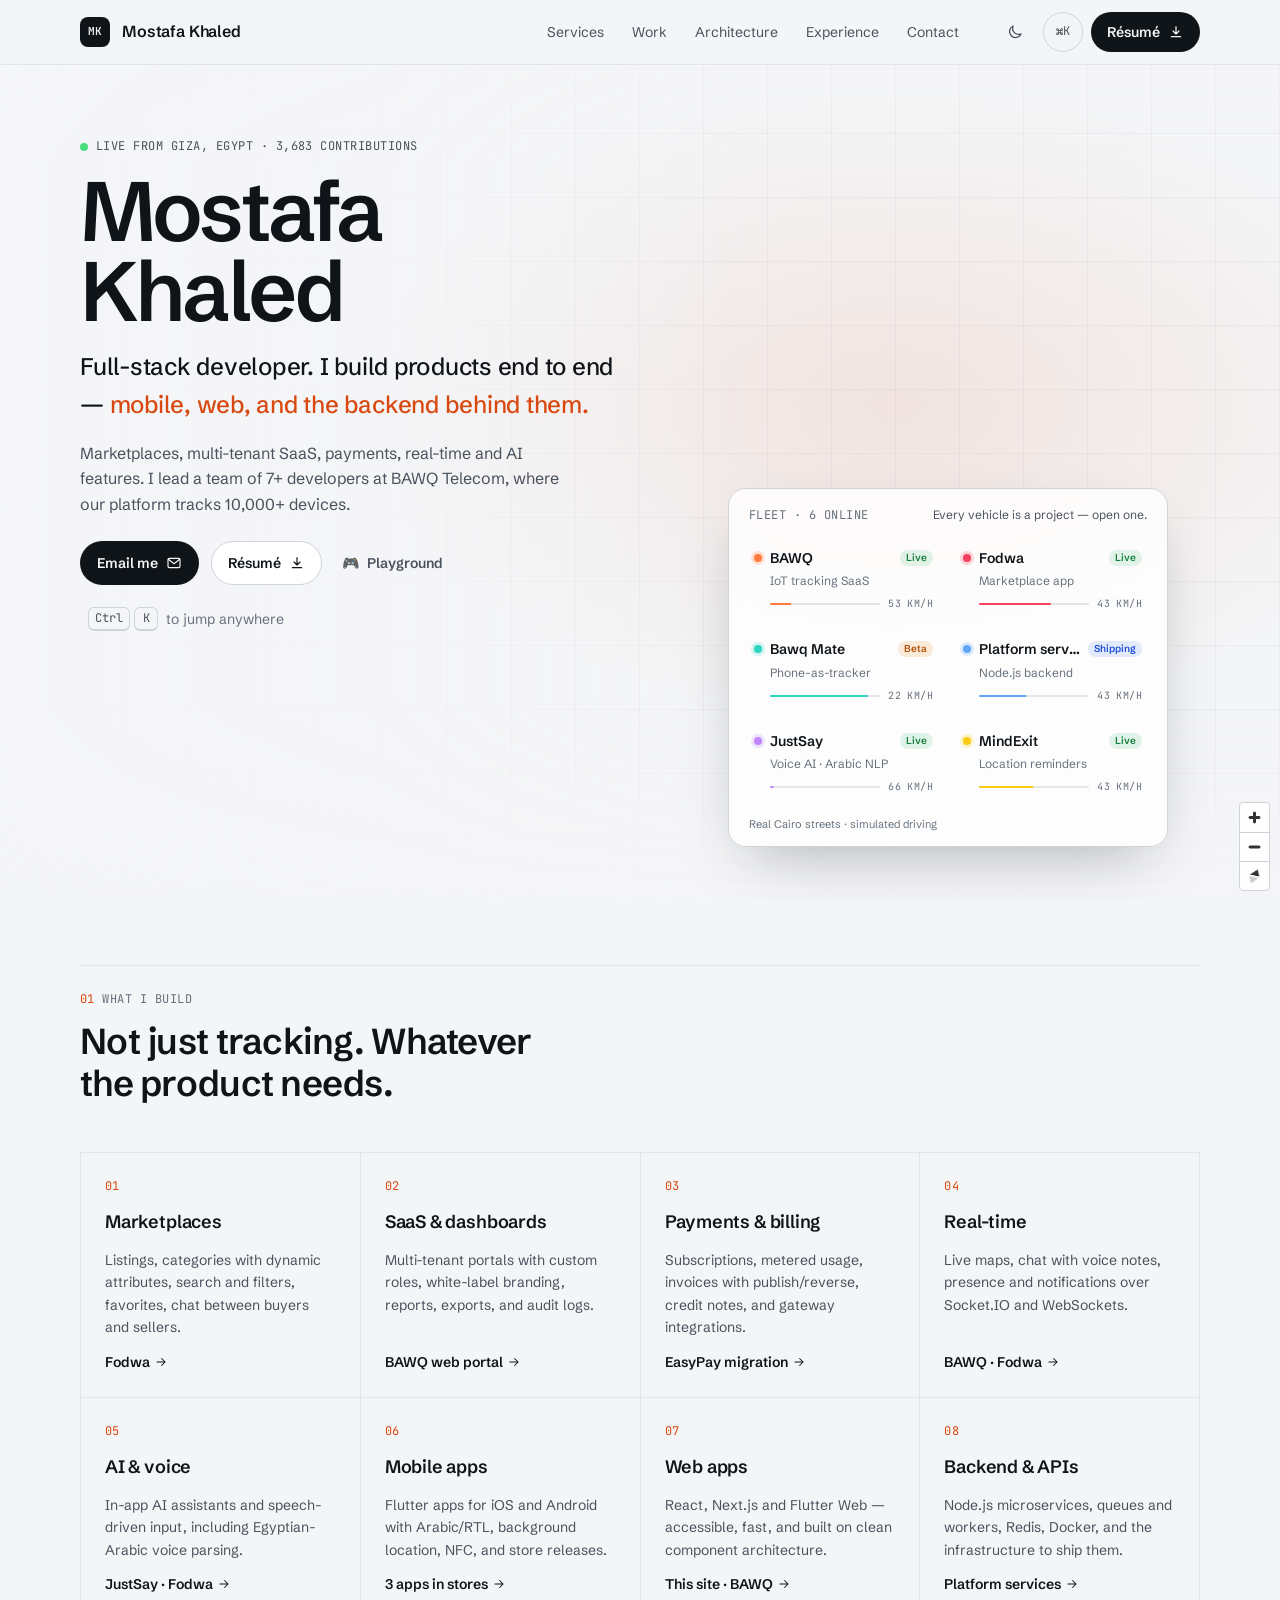
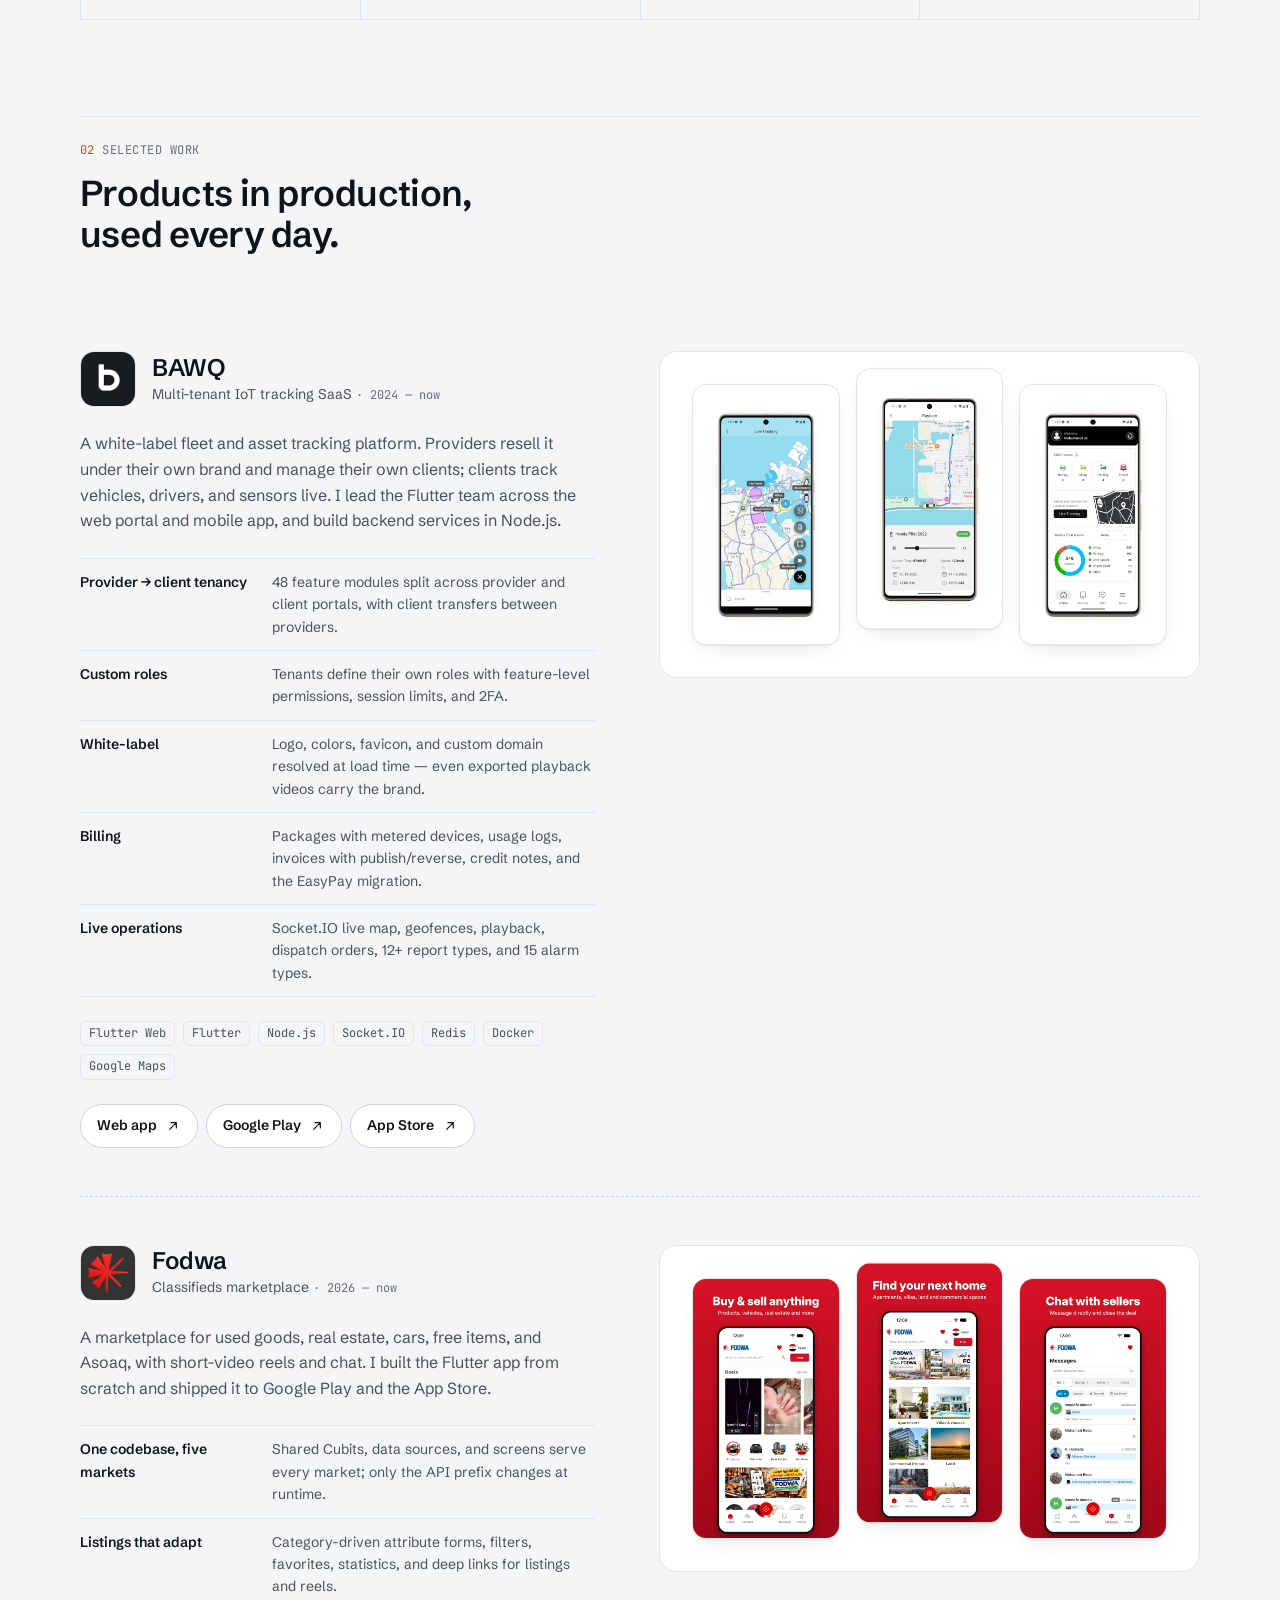
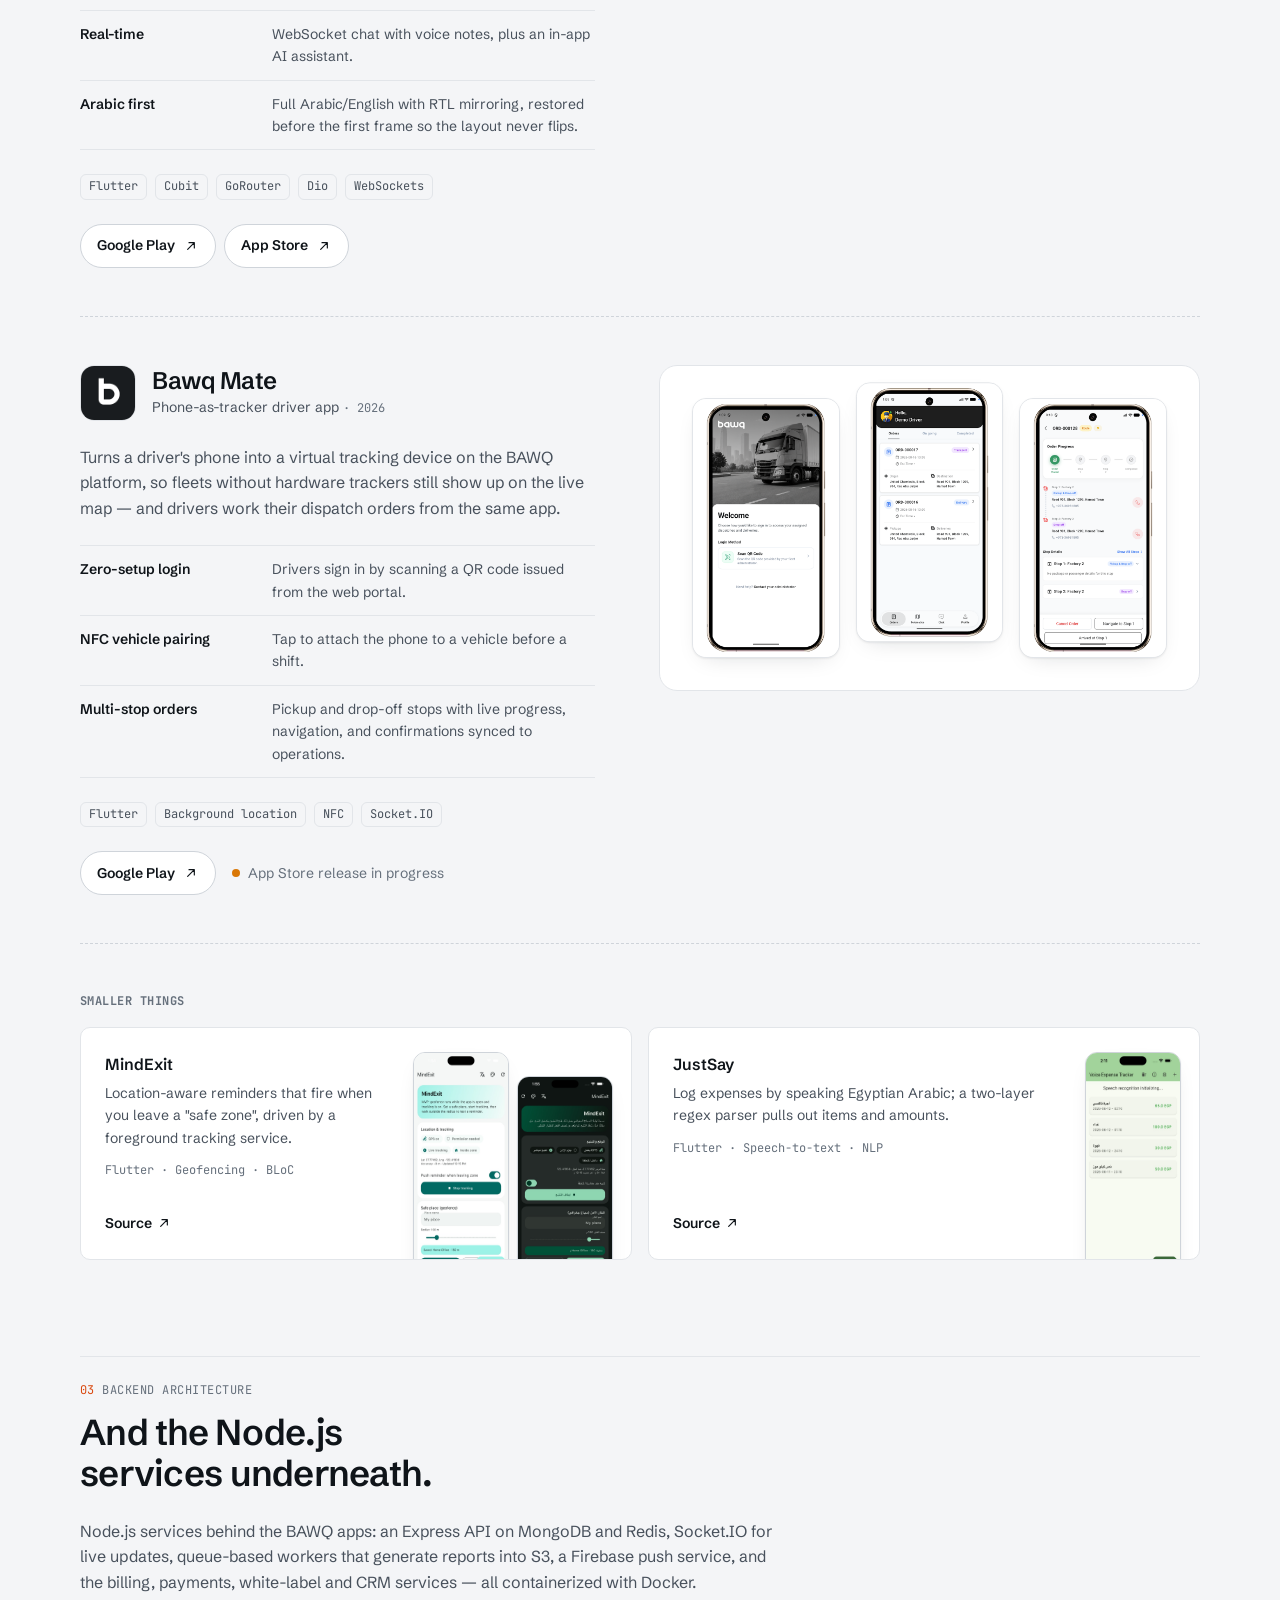
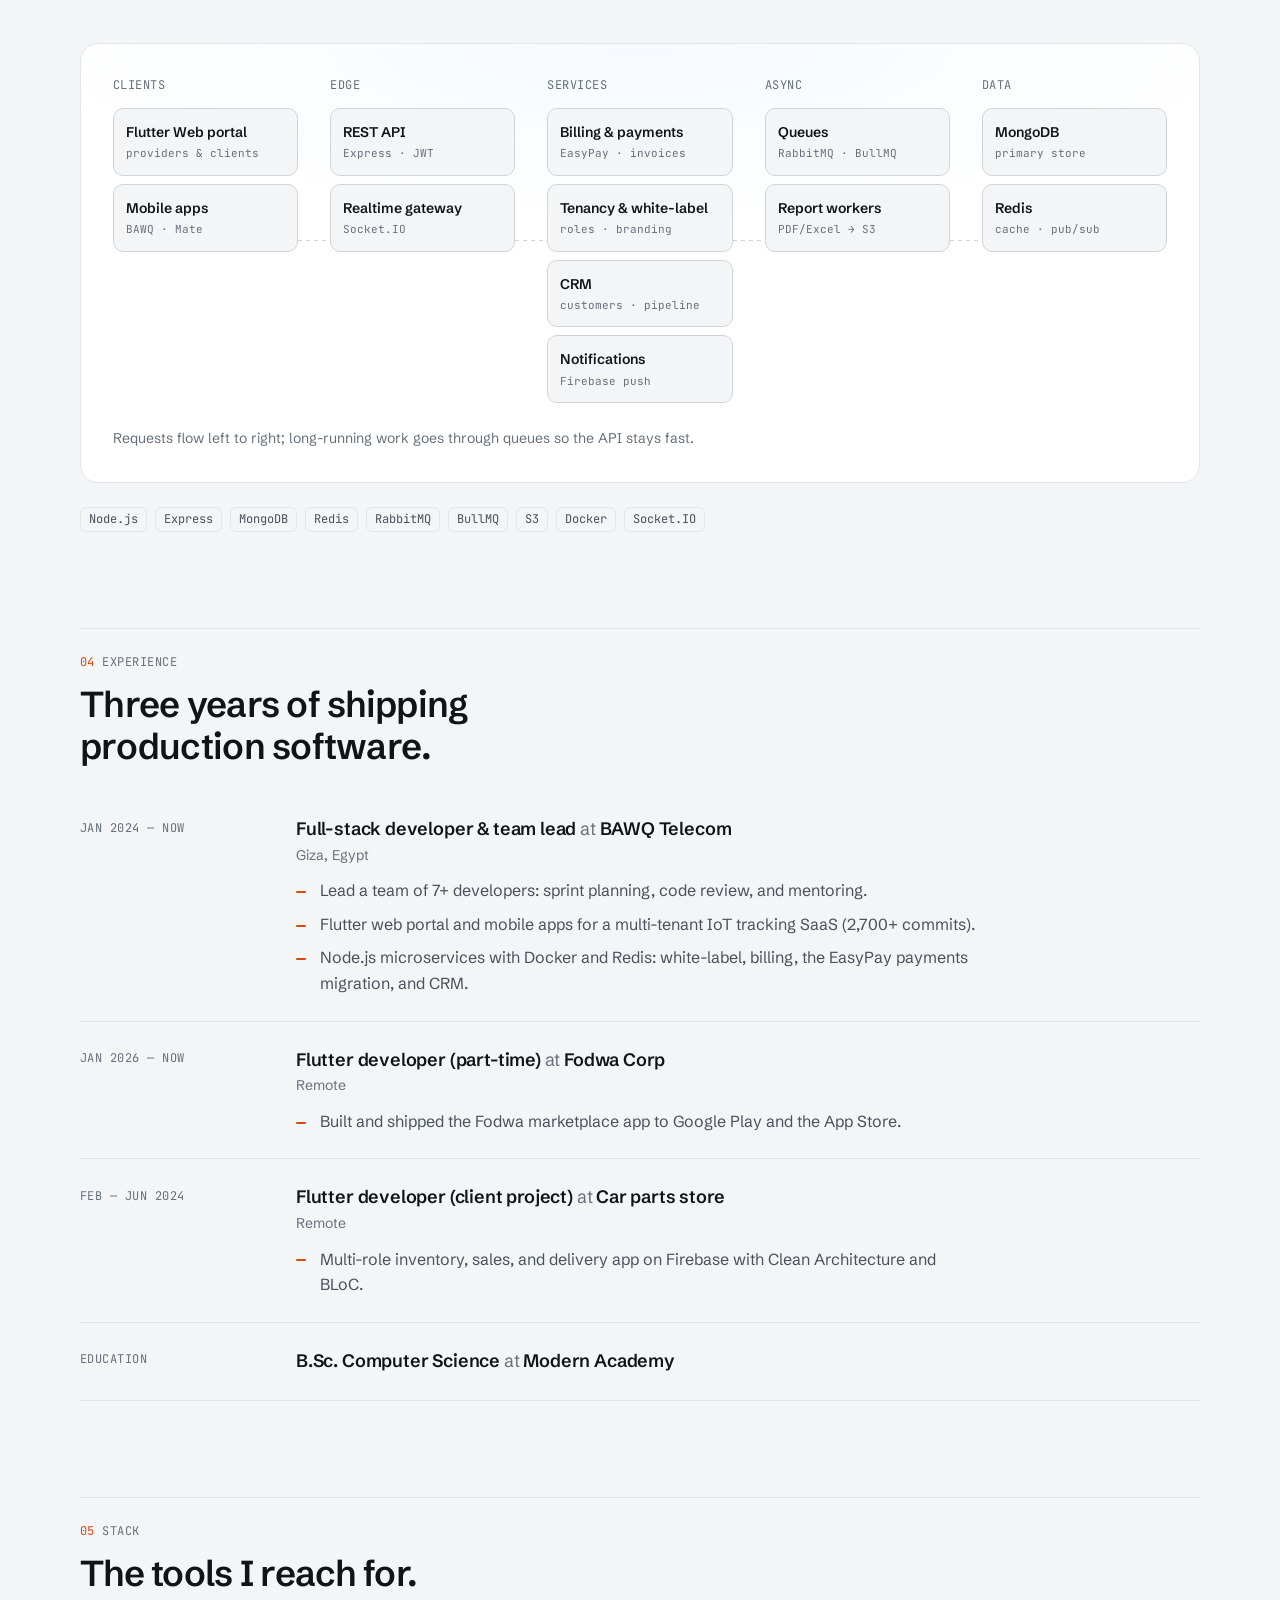
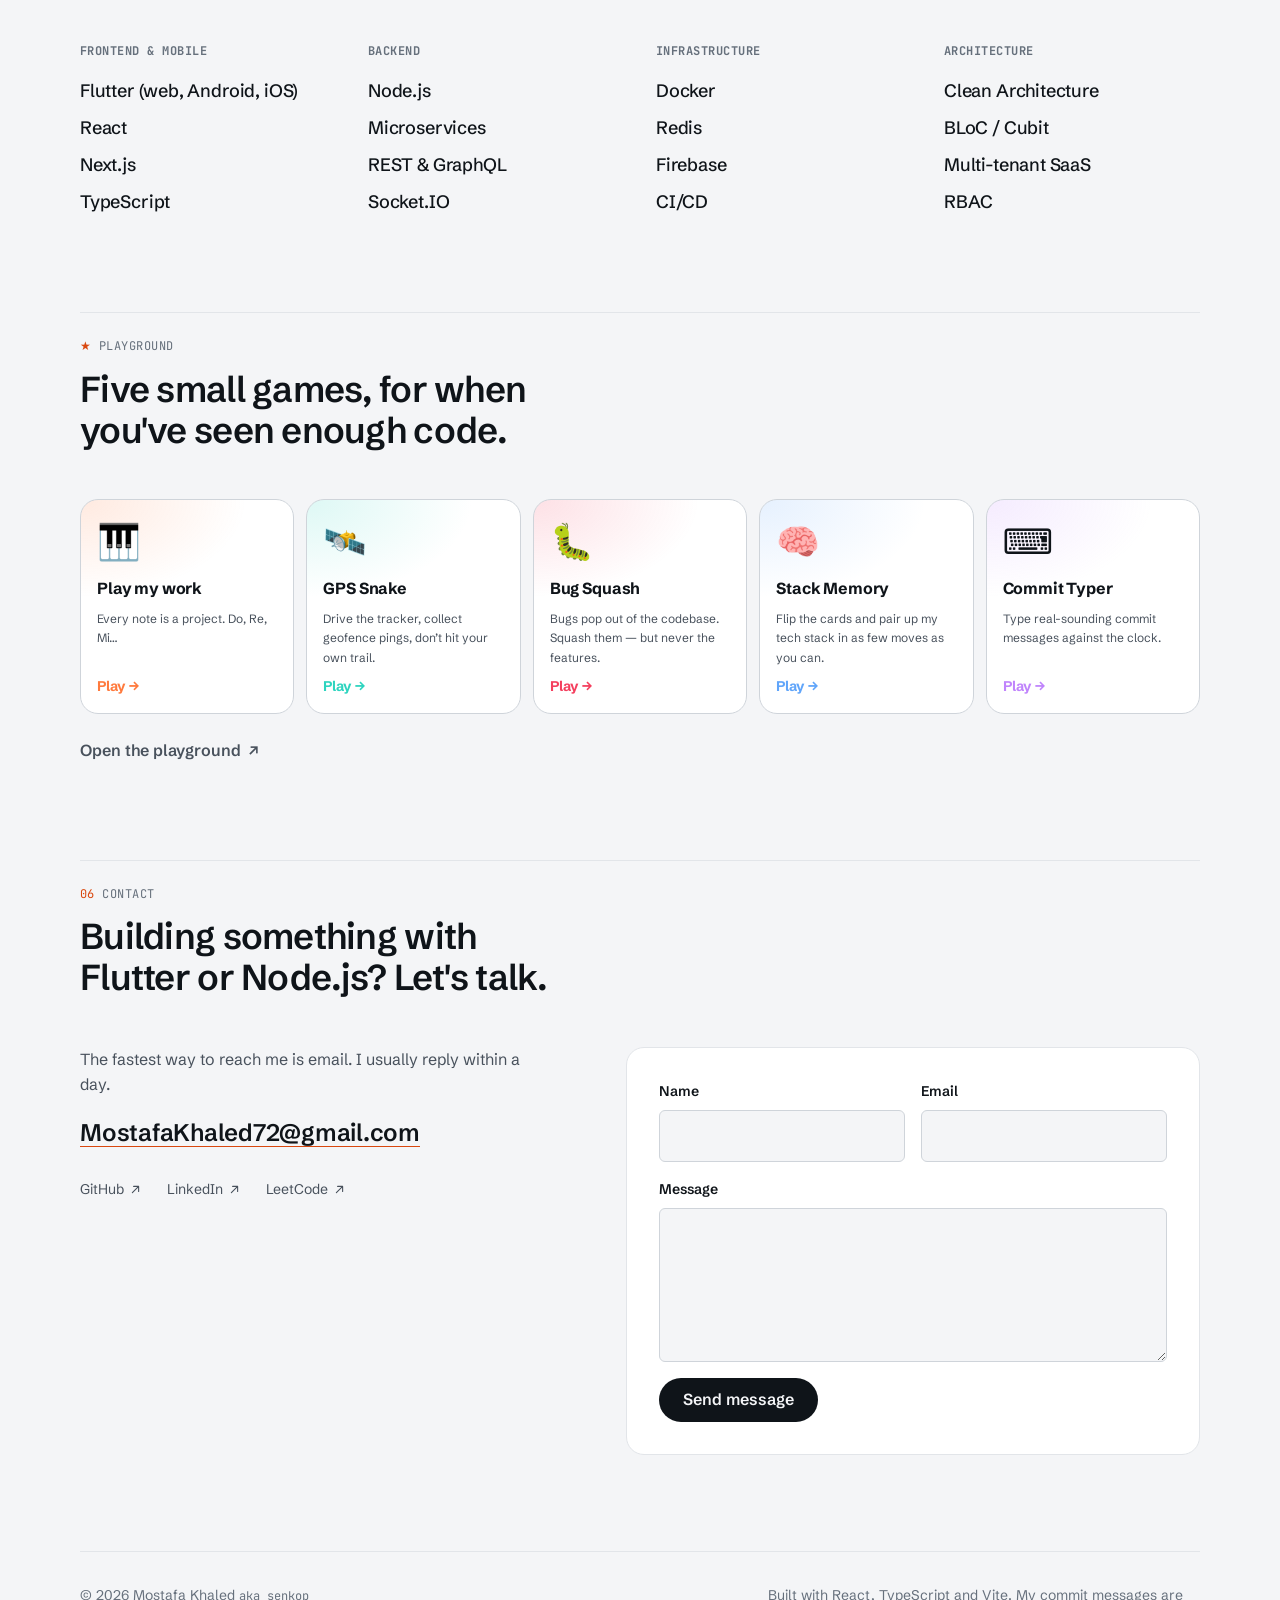
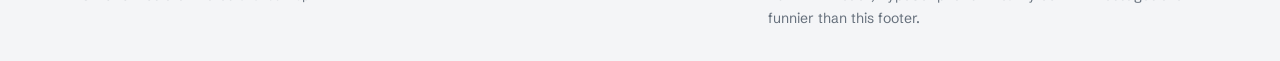
<file: index.html>
<!doctype html>
<html lang="en">
  <head>
    <meta charset="UTF-8" />
    <meta name="viewport" content="width=device-width, initial-scale=1.0" />
    <title>Mostafa Khaled — Full-stack developer (Flutter &amp; Node.js)</title>
    <meta
      name="description"
      content="Full-stack developer and team lead in Giza, Egypt. I build a multi-tenant IoT tracking platform at BAWQ and shipped the Fodwa marketplace app — Flutter, React and Node.js."
    />
    <meta name="author" content="Mostafa Khaled" />
    <link rel="canonical" href="https://senkop.github.io/" />
    <link rel="icon" href="/favicon.svg" type="image/svg+xml" />

    <meta property="og:type" content="website" />
    <meta property="og:url" content="https://senkop.github.io/" />
    <meta property="og:title" content="Mostafa Khaled — Full-stack developer (Flutter & Node.js)" />
    <meta
      property="og:description"
      content="Team lead on a multi-tenant IoT tracking platform tracking 10,000+ devices. Flutter, React and Node.js."
    />
    <meta property="og:image" content="https://senkop.github.io/og.png" />
    <meta name="twitter:card" content="summary_large_image" />

    <meta name="theme-color" content="#0b0d10" />

    <!-- Resolve the theme before first paint (saved choice, else the OS) so nothing flashes -->
    <script>
      try {
        var t = localStorage.getItem('theme')
        if (t !== 'light' && t !== 'dark') t = matchMedia('(prefers-color-scheme: dark)').matches ? 'dark' : 'light'
        document.documentElement.dataset.theme = t
      } catch (e) {
        document.documentElement.dataset.theme = 'dark'
      }
    </script>
    <link rel="preconnect" href="https://tiles.openfreemap.org" crossorigin />

    <link rel="preconnect" href="https://fonts.googleapis.com" />
    <link rel="preconnect" href="https://fonts.gstatic.com" crossorigin />
    <link
      href="https://fonts.googleapis.com/css2?family=JetBrains+Mono:wght@400;500&family=Schibsted+Grotesk:wght@400;500;600;700&display=swap"
      rel="stylesheet"
    />
    <script type="module" crossorigin src="/assets/main-DgZv0txb.js"></script>
    <link rel="modulepreload" crossorigin href="/assets/global-CWDZLnIo.js">
    <link rel="modulepreload" crossorigin href="/assets/usePrefersReducedMotion-Cm4_1vrX.js">
    <link rel="stylesheet" crossorigin href="/assets/global-CFKwLc1b.css">
    <link rel="stylesheet" crossorigin href="/assets/usePrefersReducedMotion-D9v0d-Wf.css">
    <link rel="stylesheet" crossorigin href="/assets/main-cYU4qYbq.css">
  </head>
  <body>
    <noscript>This site needs JavaScript. You can reach me at MostafaKhaled72@gmail.com.</noscript>
    <div id="root"></div>
  </body>
</html>
</file>
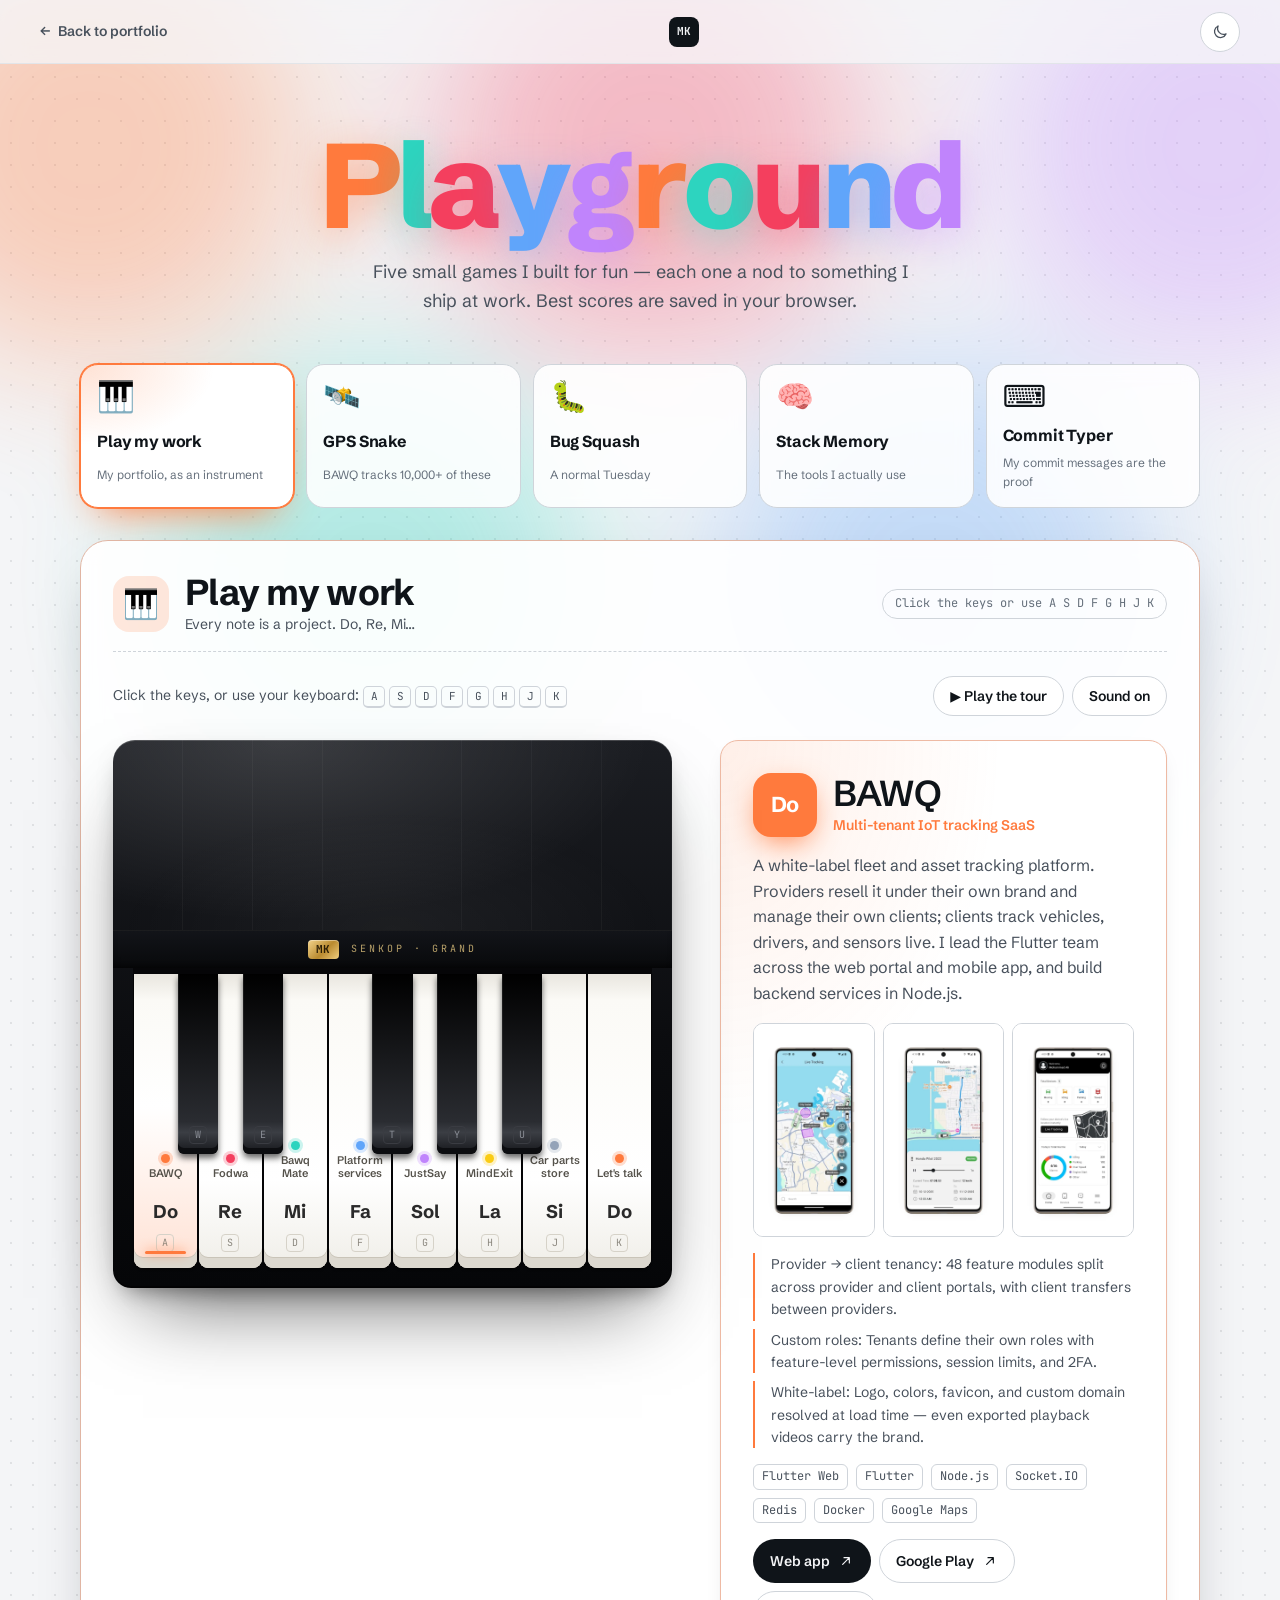
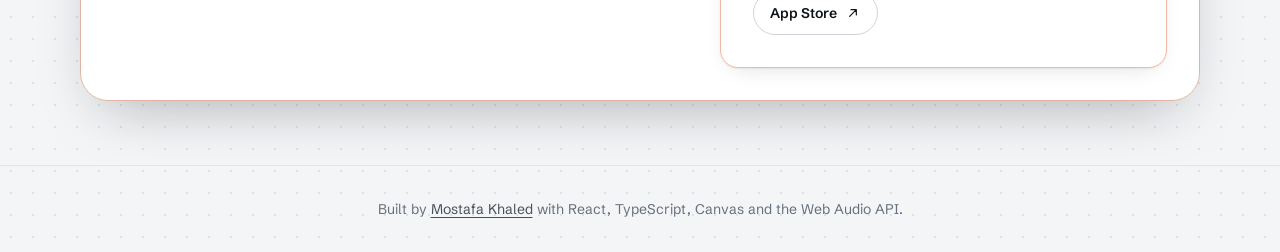
<file: playground/index.html>
<!doctype html>
<html lang="en">
  <head>
    <meta charset="UTF-8" />
    <meta name="viewport" content="width=device-width, initial-scale=1.0" />
    <title>Playground — Mostafa Khaled</title>
    <meta
      name="description"
      content="Five small games by Mostafa Khaled: play my work on a piano, GPS Snake, Bug Squash, Stack Memory and Commit Typer."
    />
    <link rel="canonical" href="https://senkop.github.io/playground/" />
    <link rel="icon" href="/favicon.svg" type="image/svg+xml" />
    <meta property="og:type" content="website" />
    <meta property="og:url" content="https://senkop.github.io/playground/" />
    <meta property="og:title" content="Playground — Mostafa Khaled" />
    <meta property="og:description" content="Five small games, each a nod to something I build at work." />
    <meta property="og:image" content="https://senkop.github.io/og.png" />
    <meta name="theme-color" content="#0b0d10" />

    <!-- Resolve the theme before first paint (saved choice, else the OS) so nothing flashes -->
    <script>
      try {
        var t = localStorage.getItem('theme')
        if (t !== 'light' && t !== 'dark') t = matchMedia('(prefers-color-scheme: dark)').matches ? 'dark' : 'light'
        document.documentElement.dataset.theme = t
      } catch (e) {
        document.documentElement.dataset.theme = 'dark'
      }
    </script>

    <link rel="preconnect" href="https://fonts.googleapis.com" />
    <link rel="preconnect" href="https://fonts.gstatic.com" crossorigin />
    <link
      href="https://fonts.googleapis.com/css2?family=JetBrains+Mono:wght@400;500;700&family=Schibsted+Grotesk:wght@400;500;600;700;800&display=swap"
      rel="stylesheet"
    />
    <script type="module" crossorigin src="/assets/playground-BzVqKN6i.js"></script>
    <link rel="modulepreload" crossorigin href="/assets/global-CWDZLnIo.js">
    <link rel="stylesheet" crossorigin href="/assets/global-CFKwLc1b.css">
    <link rel="stylesheet" crossorigin href="/assets/playground-CMXTn0k_.css">
  </head>
  <body>
    <noscript>The playground needs JavaScript.</noscript>
    <div id="root"></div>
  </body>
</html>
</file>
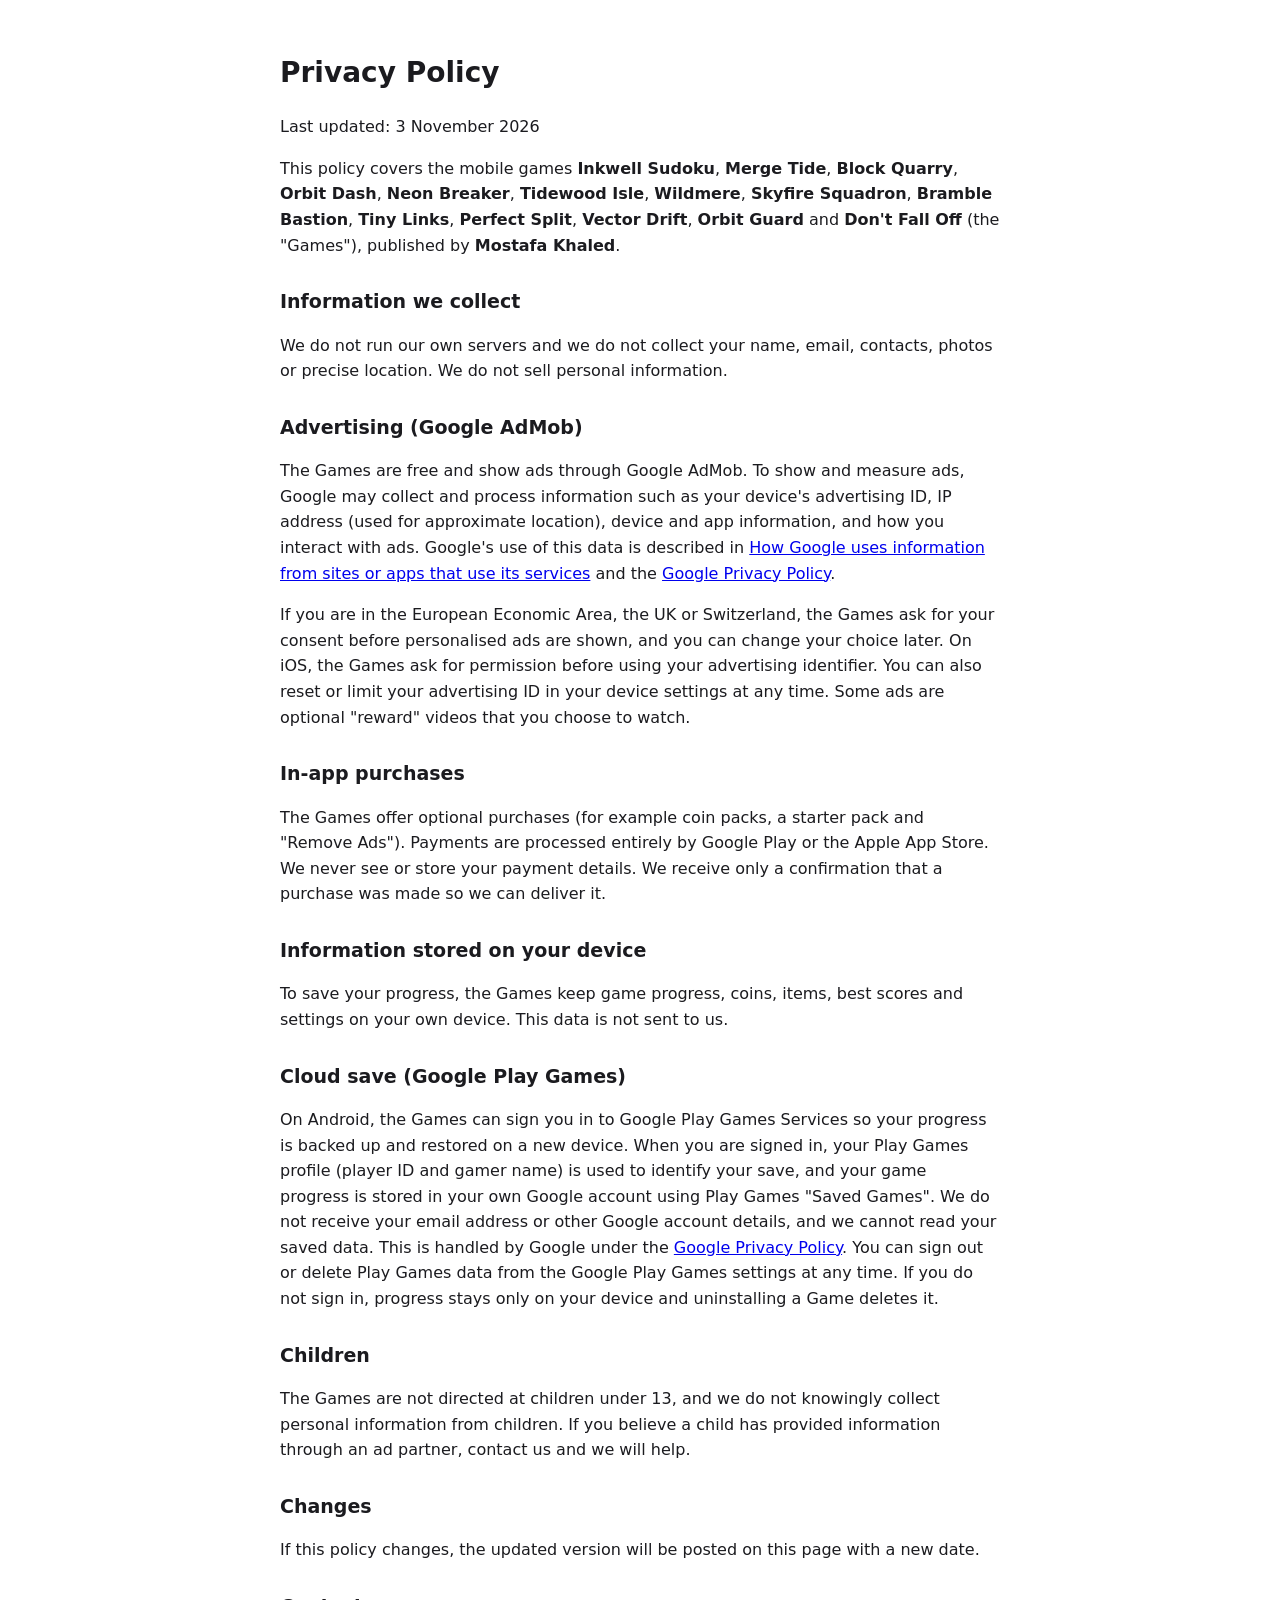
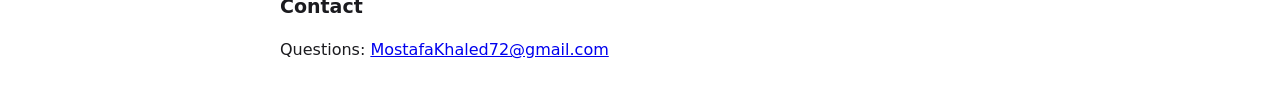
<file: games/privacy.html>
<!doctype html>
<html lang="en">
<head>
<meta charset="utf-8">
<meta name="viewport" content="width=device-width,initial-scale=1">
<title>Privacy Policy · Mostafa Khaled Games</title>
<style>
body{font-family:system-ui,-apple-system,"Segoe UI",Roboto,sans-serif;max-width:720px;margin:0 auto;padding:32px 20px;line-height:1.6;color:#1b1b1f;background:#fff}
h1{font-size:28px}h2{font-size:19px;margin-top:28px}
@media (prefers-color-scheme:dark){body{background:#111;color:#eee}}
</style>
</head>
<body>
<h1>Privacy Policy</h1>
<p>Last updated: 3 November 2026</p>
<p>This policy covers the mobile games <strong>Inkwell Sudoku</strong>, <strong>Merge Tide</strong>, <strong>Block Quarry</strong>, <strong>Orbit Dash</strong>, <strong>Neon Breaker</strong>, <strong>Tidewood Isle</strong>, <strong>Wildmere</strong>, <strong>Skyfire Squadron</strong>, <strong>Bramble Bastion</strong>, <strong>Tiny Links</strong>, <strong>Perfect Split</strong>, <strong>Vector Drift</strong>, <strong>Orbit Guard</strong> and <strong>Don't Fall Off</strong> (the "Games"), published by <strong>Mostafa Khaled</strong>.</p>

<h2>Information we collect</h2>
<p>We do not run our own servers and we do not collect your name, email, contacts, photos or precise location. We do not sell personal information.</p>

<h2>Advertising (Google AdMob)</h2>
<p>The Games are free and show ads through Google AdMob. To show and measure ads, Google may collect and process information such as your device's advertising ID, IP address (used for approximate location), device and app information, and how you interact with ads. Google's use of this data is described in <a href="https://policies.google.com/technologies/partner-sites">How Google uses information from sites or apps that use its services</a> and the <a href="https://policies.google.com/privacy">Google Privacy Policy</a>.</p>
<p>If you are in the European Economic Area, the UK or Switzerland, the Games ask for your consent before personalised ads are shown, and you can change your choice later. On iOS, the Games ask for permission before using your advertising identifier. You can also reset or limit your advertising ID in your device settings at any time. Some ads are optional "reward" videos that you choose to watch.</p>

<h2>In-app purchases</h2>
<p>The Games offer optional purchases (for example coin packs, a starter pack and "Remove Ads"). Payments are processed entirely by Google Play or the Apple App Store. We never see or store your payment details. We receive only a confirmation that a purchase was made so we can deliver it.</p>

<h2>Information stored on your device</h2>
<p>To save your progress, the Games keep game progress, coins, items, best scores and settings on your own device. This data is not sent to us.</p>

<h2>Cloud save (Google Play Games)</h2>
<p>On Android, the Games can sign you in to Google Play Games Services so your progress is backed up and restored on a new device. When you are signed in, your Play Games profile (player ID and gamer name) is used to identify your save, and your game progress is stored in your own Google account using Play Games "Saved Games". We do not receive your email address or other Google account details, and we cannot read your saved data. This is handled by Google under the <a href="https://policies.google.com/privacy">Google Privacy Policy</a>. You can sign out or delete Play Games data from the Google Play Games settings at any time. If you do not sign in, progress stays only on your device and uninstalling a Game deletes it.</p>

<h2>Children</h2>
<p>The Games are not directed at children under 13, and we do not knowingly collect personal information from children. If you believe a child has provided information through an ad partner, contact us and we will help.</p>

<h2>Changes</h2>
<p>If this policy changes, the updated version will be posted on this page with a new date.</p>

<h2>Contact</h2>
<p>Questions: <a href="mailto:MostafaKhaled72@gmail.com">MostafaKhaled72@gmail.com</a></p>
</body>
</html>
</file>
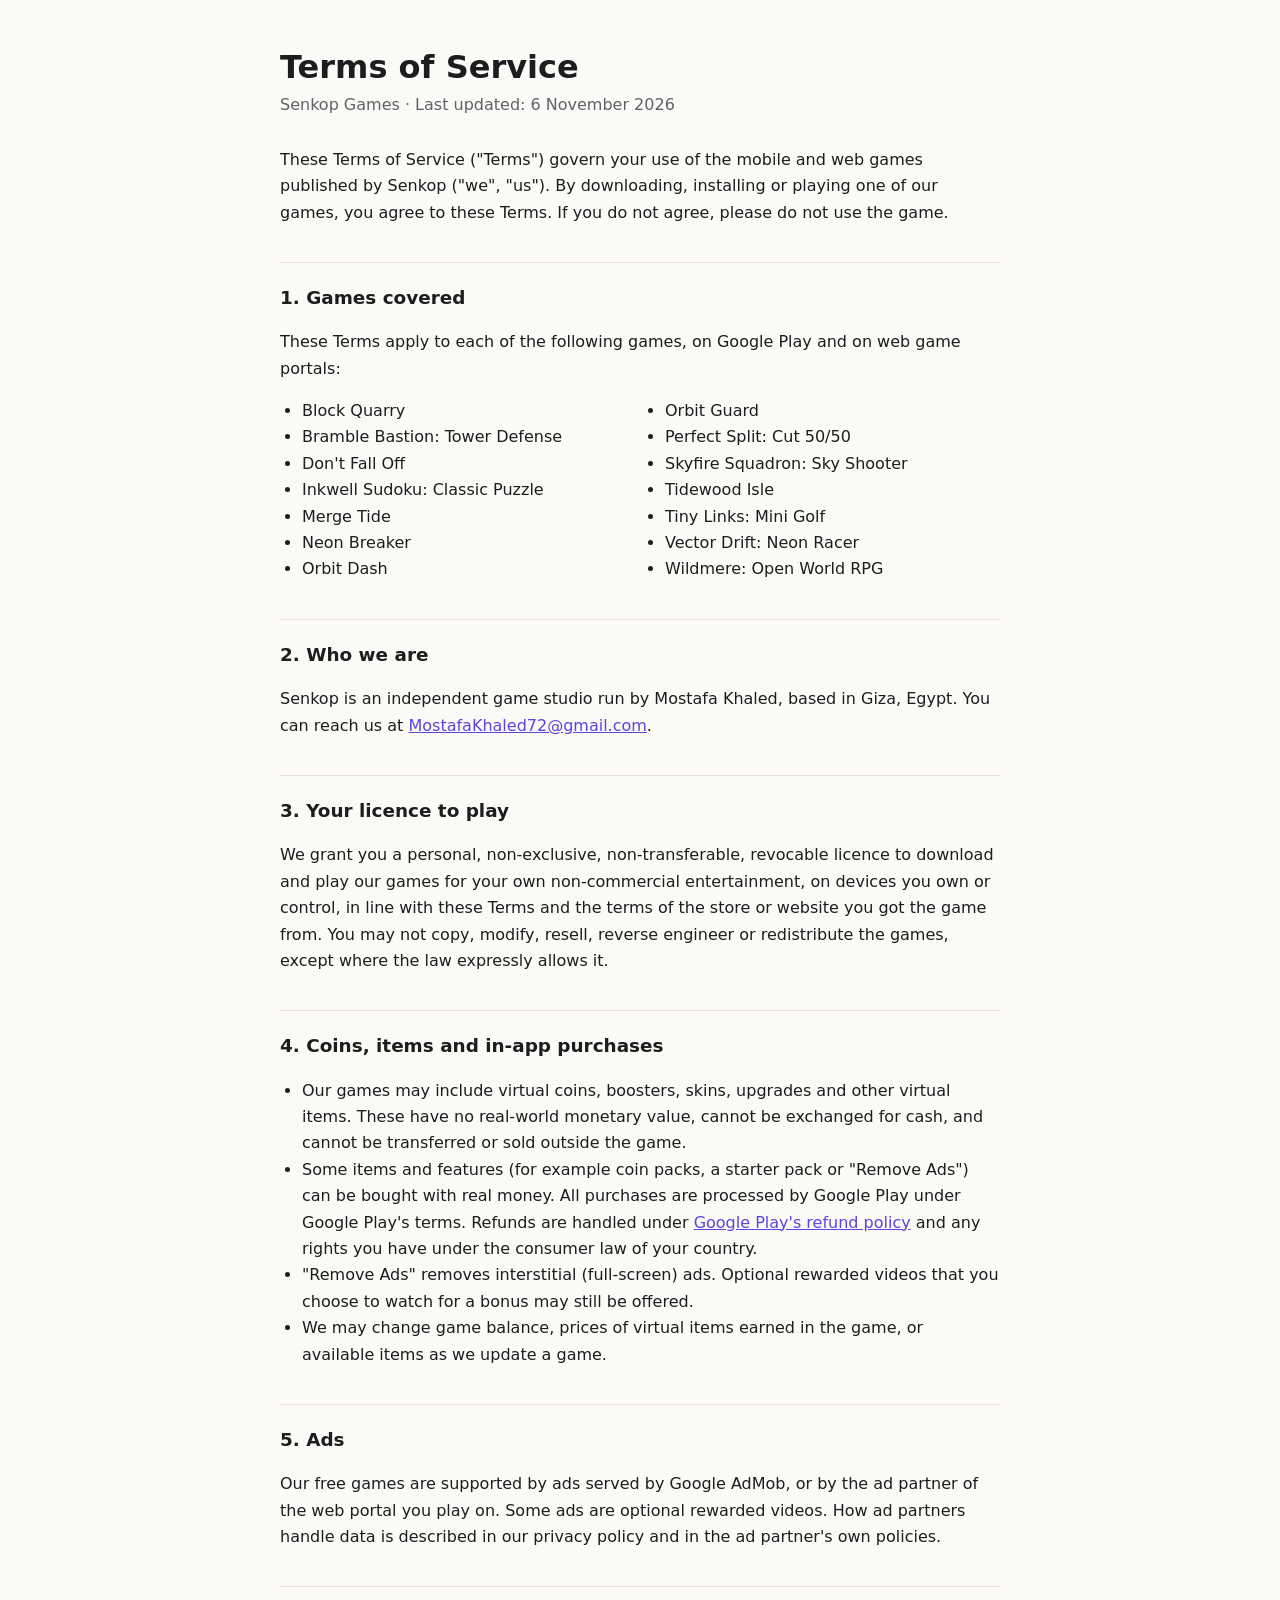
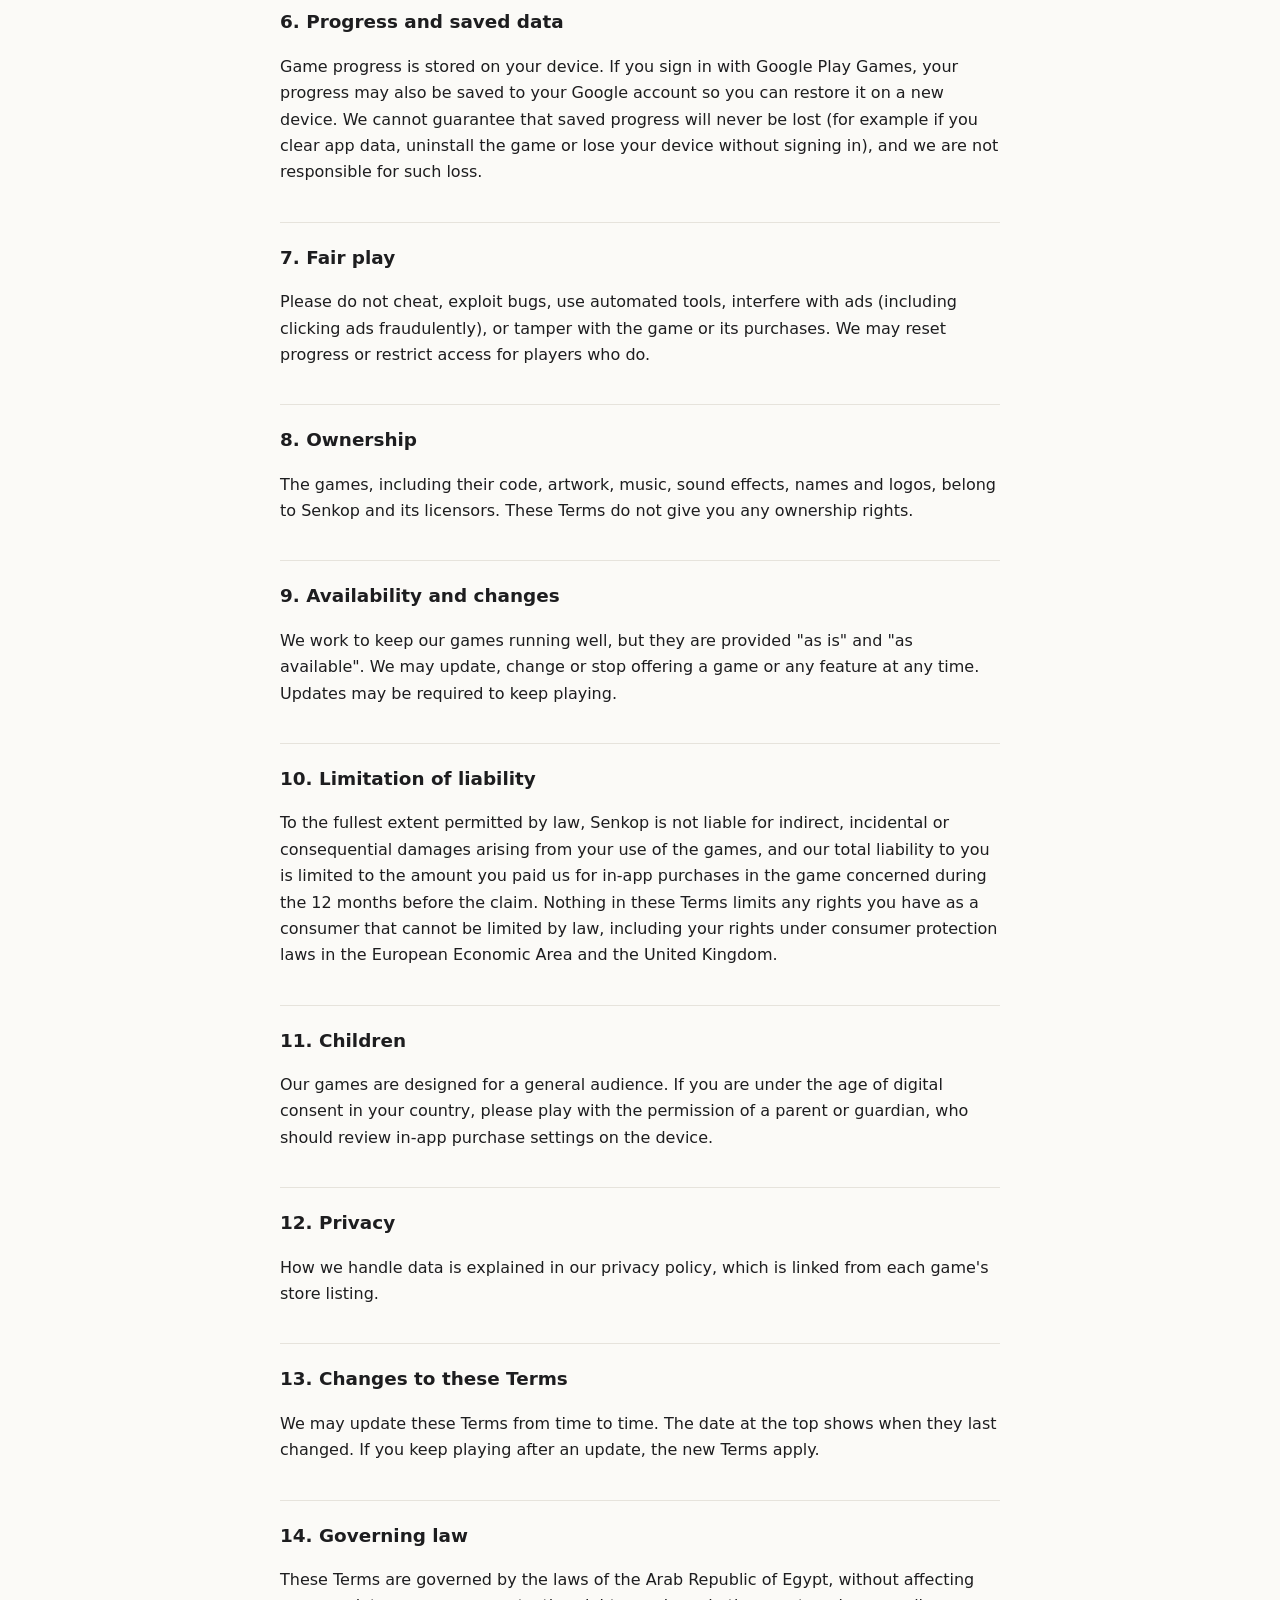
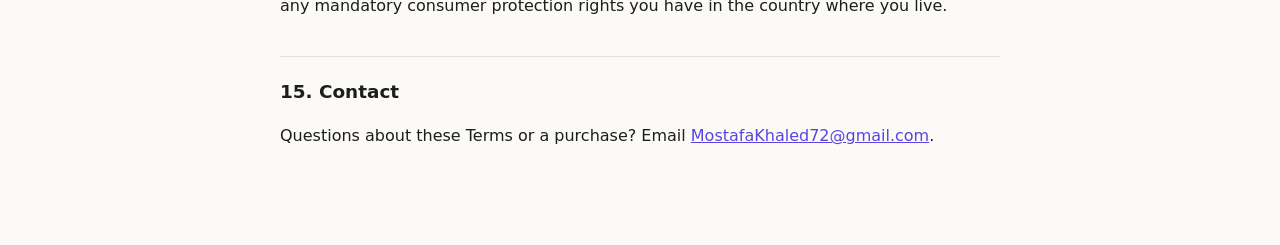
<file: games/terms.html>
<!doctype html>
<html lang="en">
<head>
<meta charset="utf-8">
<meta name="viewport" content="width=device-width, initial-scale=1">
<title>Terms of Service · Senkop Games</title>
<style>
  :root { --bg:#fbfaf7; --text:#1d1d1f; --muted:#5f6368; --line:#e6e3dc; --accent:#5b45e0; }
  @media (prefers-color-scheme: dark) { :root { --bg:#141417; --text:#ececef; --muted:#a3a3ab; --line:#2a2a31; --accent:#a99bff; } }
  * { box-sizing: border-box; }
  body { margin:0; background:var(--bg); color:var(--text); font:16px/1.65 system-ui,-apple-system,"Segoe UI",Roboto,sans-serif; }
  main { max-width:760px; margin:0 auto; padding:48px 20px 80px; }
  h1 { font-size:2rem; line-height:1.2; margin:0 0 6px; }
  h2 { font-size:1.15rem; margin:36px 0 8px; padding-top:20px; border-top:1px solid var(--line); }
  p, li { color:var(--text); }
  .meta { color:var(--muted); margin:0 0 28px; }
  ul { padding-left:22px; }
  .games { columns:2; column-gap:28px; }
  .games li { break-inside:avoid; }
  a { color:var(--accent); }
  @media (max-width:520px) { .games { columns:1; } h1 { font-size:1.6rem; } }
</style>
</head>
<body>
<main>
  <h1>Terms of Service</h1>
  <p class="meta">Senkop Games · Last updated: 6 November 2026</p>

  <p>These Terms of Service ("Terms") govern your use of the mobile and web games published by Senkop ("we", "us"). By downloading, installing or playing one of our games, you agree to these Terms. If you do not agree, please do not use the game.</p>

  <h2>1. Games covered</h2>
  <p>These Terms apply to each of the following games, on Google Play and on web game portals:</p>
  <ul class="games">
    <li>Block Quarry</li><li>Bramble Bastion: Tower Defense</li><li>Don't Fall Off</li><li>Inkwell Sudoku: Classic Puzzle</li>
    <li>Merge Tide</li><li>Neon Breaker</li><li>Orbit Dash</li><li>Orbit Guard</li><li>Perfect Split: Cut 50/50</li>
    <li>Skyfire Squadron: Sky Shooter</li><li>Tidewood Isle</li><li>Tiny Links: Mini Golf</li><li>Vector Drift: Neon Racer</li><li>Wildmere: Open World RPG</li>
  </ul>

  <h2>2. Who we are</h2>
  <p>Senkop is an independent game studio run by Mostafa Khaled, based in Giza, Egypt. You can reach us at <a href="mailto:MostafaKhaled72@gmail.com">MostafaKhaled72@gmail.com</a>.</p>

  <h2>3. Your licence to play</h2>
  <p>We grant you a personal, non-exclusive, non-transferable, revocable licence to download and play our games for your own non-commercial entertainment, on devices you own or control, in line with these Terms and the terms of the store or website you got the game from. You may not copy, modify, resell, reverse engineer or redistribute the games, except where the law expressly allows it.</p>

  <h2>4. Coins, items and in-app purchases</h2>
  <ul>
    <li>Our games may include virtual coins, boosters, skins, upgrades and other virtual items. These have no real-world monetary value, cannot be exchanged for cash, and cannot be transferred or sold outside the game.</li>
    <li>Some items and features (for example coin packs, a starter pack or "Remove Ads") can be bought with real money. All purchases are processed by Google Play under Google Play's terms. Refunds are handled under <a href="https://support.google.com/googleplay/answer/2479637">Google Play's refund policy</a> and any rights you have under the consumer law of your country.</li>
    <li>"Remove Ads" removes interstitial (full-screen) ads. Optional rewarded videos that you choose to watch for a bonus may still be offered.</li>
    <li>We may change game balance, prices of virtual items earned in the game, or available items as we update a game.</li>
  </ul>

  <h2>5. Ads</h2>
  <p>Our free games are supported by ads served by Google AdMob, or by the ad partner of the web portal you play on. Some ads are optional rewarded videos. How ad partners handle data is described in our privacy policy and in the ad partner's own policies.</p>

  <h2>6. Progress and saved data</h2>
  <p>Game progress is stored on your device. If you sign in with Google Play Games, your progress may also be saved to your Google account so you can restore it on a new device. We cannot guarantee that saved progress will never be lost (for example if you clear app data, uninstall the game or lose your device without signing in), and we are not responsible for such loss.</p>

  <h2>7. Fair play</h2>
  <p>Please do not cheat, exploit bugs, use automated tools, interfere with ads (including clicking ads fraudulently), or tamper with the game or its purchases. We may reset progress or restrict access for players who do.</p>

  <h2>8. Ownership</h2>
  <p>The games, including their code, artwork, music, sound effects, names and logos, belong to Senkop and its licensors. These Terms do not give you any ownership rights.</p>

  <h2>9. Availability and changes</h2>
  <p>We work to keep our games running well, but they are provided "as is" and "as available". We may update, change or stop offering a game or any feature at any time. Updates may be required to keep playing.</p>

  <h2>10. Limitation of liability</h2>
  <p>To the fullest extent permitted by law, Senkop is not liable for indirect, incidental or consequential damages arising from your use of the games, and our total liability to you is limited to the amount you paid us for in-app purchases in the game concerned during the 12 months before the claim. Nothing in these Terms limits any rights you have as a consumer that cannot be limited by law, including your rights under consumer protection laws in the European Economic Area and the United Kingdom.</p>

  <h2>11. Children</h2>
  <p>Our games are designed for a general audience. If you are under the age of digital consent in your country, please play with the permission of a parent or guardian, who should review in-app purchase settings on the device.</p>

  <h2>12. Privacy</h2>
  <p>How we handle data is explained in our privacy policy, which is linked from each game's store listing.</p>

  <h2>13. Changes to these Terms</h2>
  <p>We may update these Terms from time to time. The date at the top shows when they last changed. If you keep playing after an update, the new Terms apply.</p>

  <h2>14. Governing law</h2>
  <p>These Terms are governed by the laws of the Arab Republic of Egypt, without affecting any mandatory consumer protection rights you have in the country where you live.</p>

  <h2>15. Contact</h2>
  <p>Questions about these Terms or a purchase? Email <a href="mailto:MostafaKhaled72@gmail.com">MostafaKhaled72@gmail.com</a>.</p>
</main>
</body>
</html>
</file>
<file: assets/global-CFKwLc1b.css>
:root{--font-sans: "Schibsted Grotesk", ui-sans-serif, system-ui, -apple-system, "Segoe UI", sans-serif;--font-mono: "JetBrains Mono", ui-monospace, "SF Mono", Menlo, monospace;--text-xs: .75rem;--text-sm: .875rem;--text-base: 1rem;--text-lg: 1.125rem;--text-xl: clamp(1.25rem, 1.1rem + .6vw, 1.5rem);--text-2xl: clamp(1.6rem, 1.3rem + 1.2vw, 2.25rem);--text-display: clamp(2.4rem, 1.6rem + 3.6vw, 4.5rem);--space-1: .25rem;--space-2: .5rem;--space-3: .75rem;--space-4: 1rem;--space-6: 1.5rem;--space-8: 2rem;--space-12: 3rem;--space-16: 4rem;--space-24: 6rem;--radius-sm: 6px;--radius-md: 10px;--radius-lg: 18px;--content: 1120px;--gutter: clamp(1rem, 4vw, 2.5rem);--header-h: 64px;--ease: cubic-bezier(.2, .7, .2, 1);--bg: #f4f5f7;--bg-raised: #ffffff;--ink: #0f1419;--ink-2: #48515c;--ink-3: #66707c;--line: #e2e5e9;--line-strong: #cfd4da;--accent: #d9480f;--accent-ink: #ffffff;--accent-soft: #fde4d6;--ok: #15803d;--danger: #b91c1c;--map-road: #e2e5e9;--shadow: 0 1px 2px rgb(15 20 25 / .06), 0 8px 24px -12px rgb(15 20 25 / .18);--shadow-float: 0 24px 60px -24px rgb(15 20 25 / .35);--glass: rgb(255 255 255 / .82);--glass-strong: rgb(255 255 255 / .92);--scrim: 244 245 247;--pill-live-bg: rgb(22 163 74 / .12);--pill-live: #15803d;--pill-beta-bg: rgb(217 119 6 / .14);--pill-beta: #b45309;--pill-ship-bg: rgb(37 99 235 / .12);--pill-ship: #1d4ed8;color-scheme:light}@media (prefers-color-scheme: dark){:root:not([data-theme=light]){--bg: #0b0d10;--bg-raised: #111418;--ink: #e8eaed;--ink-2: #a9b0ba;--ink-3: #78808b;--line: #1c2128;--line-strong: #2a3039;--accent: #ff7a3d;--accent-ink: #160a04;--accent-soft: #3a2116;--ok: #4ade80;--danger: #f87171;--map-road: #24231e;--shadow: 0 1px 2px rgb(0 0 0 / .4), 0 10px 28px -12px rgb(0 0 0 / .6);--shadow-float: 0 30px 80px -30px rgb(0 0 0 / .9);--glass: rgb(14 17 21 / .82);--glass-strong: rgb(14 17 21 / .9);--scrim: 11 13 16;--pill-live-bg: rgb(74 222 128 / .14);--pill-live: #86efac;--pill-beta-bg: rgb(251 191 36 / .14);--pill-beta: #fcd34d;--pill-ship-bg: rgb(96 165 250 / .14);--pill-ship: #93c5fd;color-scheme:dark}}:root[data-theme=dark]{--bg: #0b0d10;--bg-raised: #111418;--ink: #e8eaed;--ink-2: #a9b0ba;--ink-3: #78808b;--line: #1c2128;--line-strong: #2a3039;--accent: #ff7a3d;--accent-ink: #160a04;--accent-soft: #3a2116;--ok: #4ade80;--danger: #f87171;--map-road: #24231e;--shadow: 0 1px 2px rgb(0 0 0 / .4), 0 10px 28px -12px rgb(0 0 0 / .6);--shadow-float: 0 30px 80px -30px rgb(0 0 0 / .9);--glass: rgb(14 17 21 / .82);--glass-strong: rgb(14 17 21 / .9);--scrim: 11 13 16;--pill-live-bg: rgb(74 222 128 / .14);--pill-live: #86efac;--pill-beta-bg: rgb(251 191 36 / .14);--pill-beta: #fcd34d;--pill-ship-bg: rgb(96 165 250 / .14);--pill-ship: #93c5fd;color-scheme:dark}*,*:before,*:after{box-sizing:border-box}html{-webkit-text-size-adjust:100%;scroll-padding-top:calc(var(--header-h) + var(--space-4))}@media (prefers-reduced-motion: no-preference){html{scroll-behavior:smooth}}body{margin:0;background:var(--bg);color:var(--ink);font-family:var(--font-sans);font-size:var(--text-base);line-height:1.6;-webkit-font-smoothing:antialiased;text-rendering:optimizeLegibility}h1,h2,h3,p,ul,ol,figure,dl,dd{margin:0}ul,ol{padding:0;list-style:none}img{display:block;max-width:100%;height:auto}a{color:inherit;text-decoration-thickness:1px;text-underline-offset:.2em}button,input,textarea{font:inherit;color:inherit}::selection{background:var(--accent);color:var(--accent-ink)}:focus-visible{outline:2px solid var(--accent);outline-offset:3px;border-radius:4px}.container{width:100%;max-width:calc(var(--content) + var(--gutter) * 2);margin-inline:auto;padding-inline:var(--gutter)}.mono{font-family:var(--font-mono);font-size:var(--text-xs);letter-spacing:.04em;text-transform:uppercase;color:var(--ink-3)}.visually-hidden{position:absolute!important;width:1px;height:1px;overflow:hidden;clip:rect(0 0 0 0);white-space:nowrap}.skip-link{position:absolute;left:var(--space-4);top:-100px;z-index:100;padding:var(--space-2) var(--space-4);background:var(--ink);color:var(--bg);border-radius:var(--radius-sm);text-decoration:none}.skip-link:focus{top:var(--space-3)}
</file>
<file: assets/usePrefersReducedMotion-D9v0d-Wf.css>
._button_ru760_1{display:inline-flex;align-items:center;gap:var(--space-2);min-height:44px;padding:0 var(--space-4);border:1px solid transparent;border-radius:999px;font-size:var(--text-sm);font-weight:600;text-decoration:none;white-space:nowrap;transition:background-color .16s var(--ease),border-color .16s var(--ease),color .16s var(--ease),transform .16s var(--ease)}._button_ru760_1 svg{transition:transform .16s var(--ease)}._button_ru760_1:hover svg{transform:translate(2px,-2px)}._button_ru760_1:active{transform:translateY(1px)}._primary_ru760_32{background:var(--ink);color:var(--bg)}._primary_ru760_32:hover{background:var(--accent);color:var(--accent-ink)}._secondary_ru760_42{border-color:var(--line-strong);background:var(--bg-raised)}._secondary_ru760_42:hover{border-color:var(--ink)}._ghost_ru760_51{padding-inline:var(--space-2);color:var(--ink-2)}._ghost_ru760_51:hover{color:var(--ink)}
</file>
<file: assets/main-cYU4qYbq.css>
._footer_kxhe1_1{display:flex;flex-wrap:wrap;justify-content:space-between;gap:var(--space-2) var(--space-6);padding-block:var(--space-8);border-top:1px solid var(--line);color:var(--ink-3);font-size:var(--text-sm)}._aka_kxhe1_12{font-family:var(--font-mono);font-size:var(--text-xs)}._note_kxhe1_17{max-width:48ch}._header_1o48j_1{position:sticky;top:0;z-index:50;background:color-mix(in srgb,var(--bg) 88%,transparent);border-bottom:1px solid var(--line);-webkit-backdrop-filter:saturate(140%) blur(10px);backdrop-filter:saturate(140%) blur(10px)}._bar_1o48j_10{display:flex;align-items:center;gap:var(--space-6);height:var(--header-h)}._brand_1o48j_17{display:inline-flex;align-items:center;gap:var(--space-3);font-weight:600;text-decoration:none;letter-spacing:-.01em}._mark_1o48j_26{display:grid;place-items:center;width:30px;height:30px;border-radius:8px;background:var(--ink);color:var(--bg);font-family:var(--font-mono);font-size:11px;font-weight:600}._nav_1o48j_39{margin-left:auto}._links_1o48j_43{display:flex;gap:var(--space-1)}._link_1o48j_43{position:relative;display:block;padding:var(--space-2) var(--space-3);border-radius:var(--radius-sm);color:var(--ink-2);font-size:var(--text-sm);text-decoration:none;transition:color .16s var(--ease)}._link_1o48j_43:hover,._link_1o48j_43[aria-current]{color:var(--ink)}._link_1o48j_43[aria-current]:after{content:"";position:absolute;left:var(--space-3);right:var(--space-3);bottom:2px;height:2px;border-radius:2px;background:var(--accent)}._actions_1o48j_75{display:flex;align-items:center;gap:var(--space-2)}._iconButton_1o48j_81{display:grid;place-items:center;width:40px;height:40px;border:1px solid transparent;border-radius:999px;background:none;color:var(--ink-2);cursor:pointer;transition:color .16s var(--ease),border-color .16s var(--ease)}._iconButton_1o48j_81:hover{color:var(--ink);border-color:var(--line-strong)}._resume_1o48j_101{display:inline-flex;align-items:center;gap:var(--space-2);min-height:40px;padding:0 var(--space-4);border-radius:999px;background:var(--ink);color:var(--bg);font-size:var(--text-sm);font-weight:600;text-decoration:none;transition:background-color .16s var(--ease)}._resume_1o48j_101:hover{background:var(--accent);color:var(--accent-ink)}._menuButton_1o48j_121{display:none}@media (max-width: 760px){._menuButton_1o48j_121{display:grid}._resume_1o48j_101{display:none}._nav_1o48j_39{position:absolute;inset:var(--header-h) 0 auto 0;display:none;padding:var(--space-2) var(--gutter) var(--space-6);background:var(--bg);border-bottom:1px solid var(--line);box-shadow:var(--shadow)}._nav_1o48j_39[data-open=true]{display:block}._links_1o48j_43{flex-direction:column}._link_1o48j_43{padding:var(--space-3) 0;font-size:var(--text-lg);border-bottom:1px solid var(--line);border-radius:0}._link_1o48j_43[aria-current]:after{display:none}._actions_1o48j_75{margin-left:auto}}._searchGlyph_1o48j_168{font-family:var(--font-mono);font-size:12px;letter-spacing:.02em}._iconButton_1o48j_81:has(._searchGlyph_1o48j_168){width:auto;padding:0 var(--space-3);border-color:var(--line-strong)}@media (max-width: 760px){._iconButton_1o48j_81:has(._searchGlyph_1o48j_168){display:none}}._header_bsv7k_1{display:grid;gap:var(--space-3);margin-bottom:var(--space-12);padding-top:var(--space-6);border-top:1px solid var(--line)}._index_bsv7k_9{color:var(--accent)}._title_bsv7k_13{max-width:22ch;font-size:var(--text-2xl);font-weight:600;line-height:1.15;letter-spacing:-.02em;text-wrap:balance}._section_n8wj3_1{padding-top:var(--space-16);padding-bottom:var(--space-24)}._grid_n8wj3_6{display:grid;grid-template-columns:repeat(4,minmax(0,1fr));border-top:1px solid var(--line);border-left:1px solid var(--line)}._card_n8wj3_13{position:relative;display:flex;flex-direction:column;gap:var(--space-3);padding:var(--space-6);border-right:1px solid var(--line);border-bottom:1px solid var(--line);transition:background-color .2s var(--ease)}._card_n8wj3_13:hover{background:var(--bg-raised)}._card_n8wj3_13:before{content:"";position:absolute;top:-1px;left:-1px;width:calc(100% + 1px);height:2px;background:var(--accent);transform:scaleX(0);transform-origin:left;transition:transform .3s var(--ease)}._card_n8wj3_13:hover:before,._card_n8wj3_13:focus-within:before{transform:scaleX(1)}._num_n8wj3_47{color:var(--accent)}._title_n8wj3_51{font-size:var(--text-lg);font-weight:600;letter-spacing:-.01em}._body_n8wj3_57{flex:1;color:var(--ink-2);font-size:var(--text-sm)}._proof_n8wj3_63{display:inline-flex;align-items:center;gap:var(--space-1);align-self:flex-start;color:var(--ink);font-size:var(--text-sm);font-weight:600;text-decoration:none}._proof_n8wj3_63 svg{transition:transform .16s var(--ease)}._proof_n8wj3_63:hover{color:var(--accent)}._proof_n8wj3_63:hover svg{transform:translate(3px)}@media (max-width: 1000px){._grid_n8wj3_6{grid-template-columns:repeat(2,minmax(0,1fr))}}@media (max-width: 560px){._grid_n8wj3_6{grid-template-columns:minmax(0,1fr)}}@media (prefers-reduced-motion: reduce){._card_n8wj3_13:before,._proof_n8wj3_63 svg{transition:none}}._section_10cld_1{padding-bottom:var(--space-24)}._grid_10cld_5{display:grid;grid-template-columns:minmax(0,.9fr) minmax(0,1.1fr);gap:clamp(2rem,6vw,5rem);align-items:start}._direct_10cld_12{display:grid;gap:var(--space-4)}._lead_10cld_17{color:var(--ink-2)}._email_10cld_21{font-size:var(--text-xl);font-weight:600;letter-spacing:-.01em;overflow-wrap:anywhere;text-decoration-color:var(--accent)}._email_10cld_21:hover{color:var(--accent)}._socials_10cld_33{display:flex;flex-wrap:wrap;gap:var(--space-2) var(--space-6);margin-top:var(--space-2)}._socials_10cld_33 a{display:inline-flex;align-items:center;gap:var(--space-1);color:var(--ink-2);font-size:var(--text-sm);text-decoration:none}._socials_10cld_33 a:hover{color:var(--ink)}._form_10cld_53{display:grid;gap:var(--space-4);padding:clamp(1.25rem,3vw,2rem);border:1px solid var(--line);border-radius:var(--radius-lg);background:var(--bg-raised)}._row_10cld_62{display:grid;grid-template-columns:repeat(2,minmax(0,1fr));gap:var(--space-4)}._field_10cld_68{display:grid;gap:var(--space-2);font-size:var(--text-sm);font-weight:600}._field_10cld_68 input,._field_10cld_68 textarea{width:100%;padding:var(--space-3);border:1px solid var(--line-strong);border-radius:var(--radius-sm);background:var(--bg);font-size:var(--text-base);font-weight:400;transition:border-color .16s var(--ease)}._field_10cld_68 textarea{resize:vertical}._field_10cld_68 input:focus-visible,._field_10cld_68 textarea:focus-visible{outline:none;border-color:var(--accent);box-shadow:0 0 0 3px var(--accent-soft)}._footer_10cld_98{display:flex;flex-wrap:wrap;align-items:center;gap:var(--space-4)}._submit_10cld_105{min-height:44px;padding:0 var(--space-6);border:0;border-radius:999px;background:var(--ink);color:var(--bg);font-weight:600;cursor:pointer;transition:background-color .16s var(--ease)}._submit_10cld_105:hover:not(:disabled){background:var(--accent);color:var(--accent-ink)}._submit_10cld_105:disabled{opacity:.6;cursor:progress}._status_10cld_127{display:inline-flex;align-items:center;gap:var(--space-2);font-size:var(--text-sm)}._status_10cld_127[data-state=sent]{color:var(--ok)}._status_10cld_127[data-state=error]{color:var(--danger)}@media (max-width: 900px){._grid_10cld_5{grid-template-columns:1fr}}@media (max-width: 520px){._row_10cld_62{grid-template-columns:1fr}}._section_1hlse_1{padding-bottom:var(--space-24)}._list_1hlse_5{display:grid}._role_1hlse_9{display:grid;grid-template-columns:12rem minmax(0,1fr);gap:var(--space-6);padding-block:var(--space-6);border-bottom:1px solid var(--line)}._role_1hlse_9:first-child{padding-top:0}._when_1hlse_21{padding-top:.3em}._title_1hlse_25{font-size:var(--text-lg);font-weight:600;letter-spacing:-.01em}._at_1hlse_31{color:var(--ink-3);font-weight:400}._where_1hlse_36{color:var(--ink-3);font-size:var(--text-sm)}._points_1hlse_41{display:grid;gap:var(--space-2);max-width:68ch;margin-top:var(--space-3);color:var(--ink-2)}._points_1hlse_41 li{position:relative;padding-left:var(--space-6)}._points_1hlse_41 li:before{content:"";position:absolute;left:0;top:.8em;width:10px;height:2px;border-radius:1px;background:var(--accent)}@media (max-width: 760px){._role_1hlse_9{grid-template-columns:1fr;gap:var(--space-2)}}._section_krwxi_1{padding-bottom:var(--space-24)}._grid_krwxi_5{display:grid;grid-template-columns:repeat(5,minmax(0,1fr));gap:var(--space-3)}._card_krwxi_11{position:relative;display:flex;flex-direction:column;gap:var(--space-2);height:100%;padding:var(--space-6) var(--space-4) var(--space-4);overflow:hidden;border:1px solid var(--line-strong);border-radius:var(--radius-lg);background:radial-gradient(120% 70% at 0% 0%,color-mix(in srgb,var(--c) 16%,transparent),transparent 65%),var(--bg-raised);text-decoration:none;transition:transform .22s cubic-bezier(.2,1.4,.4,1),border-color .2s var(--ease),box-shadow .2s var(--ease)}._card_krwxi_11:hover,._card_krwxi_11:focus-visible{transform:translateY(-6px) rotate(calc((var(--i) - 2) * .6deg));border-color:var(--c);box-shadow:0 22px 40px -22px var(--c)}._emoji_krwxi_38{font-size:2.2rem;line-height:1;transition:transform .3s cubic-bezier(.2,1.6,.4,1)}._card_krwxi_11:hover ._emoji_krwxi_38{transform:scale(1.2) rotate(-10deg)}._name_krwxi_48{margin-top:var(--space-2);font-weight:700;letter-spacing:-.01em}._tag_krwxi_54{flex:1;color:var(--ink-2);font-size:var(--text-xs)}._play_krwxi_60{color:var(--c);font-size:var(--text-sm);font-weight:700}._all_krwxi_66{display:inline-flex;gap:var(--space-2);margin-top:var(--space-6);color:var(--ink-2);font-weight:600;text-decoration:none}._all_krwxi_66:hover{color:var(--accent)}@media (max-width: 1000px){._grid_krwxi_5{grid-template-columns:repeat(2,minmax(0,1fr))}}@media (max-width: 520px){._grid_krwxi_5{grid-template-columns:minmax(0,1fr)}}._section_xuf1e_1{padding-bottom:var(--space-24)}._grid_xuf1e_5{display:grid;grid-template-columns:repeat(4,minmax(0,1fr));gap:var(--space-8)}._group_xuf1e_11{display:grid;align-content:start;gap:var(--space-4)}._items_xuf1e_17{display:grid;gap:var(--space-2);font-size:var(--text-lg);font-weight:500;letter-spacing:-.01em}@media (max-width: 900px){._grid_xuf1e_5{grid-template-columns:repeat(2,minmax(0,1fr))}}._section_1qioh_1{padding-bottom:var(--space-24)}._summary_1qioh_5{max-width:70ch;margin-top:calc(var(--space-6) * -1);margin-bottom:var(--space-12);color:var(--ink-2)}._diagram_1qioh_12{padding:clamp(1rem,3vw,2rem);border:1px solid var(--line);border-radius:var(--radius-lg);background:radial-gradient(80% 60% at 50% 0%,rgb(96 165 250 / .06),transparent 70%),var(--bg-raised)}._layers_1qioh_21{display:grid;grid-template-columns:repeat(5,minmax(0,1fr));gap:var(--space-8)}._layer_1qioh_21{position:relative;display:grid;align-content:start;gap:var(--space-3)}._layer_1qioh_21:not(:last-child):after,._layer_1qioh_21:not(:last-child):before{content:"";position:absolute;top:50%;right:calc(var(--space-8) * -1);width:var(--space-8)}._layer_1qioh_21:not(:last-child):after{height:1px;background:repeating-linear-gradient(90deg,var(--line-strong) 0 4px,transparent 4px 8px)}._layer_1qioh_21:not(:last-child):before{z-index:1;width:6px;height:6px;margin-top:-2.5px;border-radius:50%;background:var(--accent);box-shadow:0 0 10px var(--accent);opacity:0}@media (prefers-reduced-motion: no-preference){._layer_1qioh_21:not(:last-child):before{animation:_packet_1qioh_1 2.4s linear infinite;animation-delay:calc(var(--i) * .45s)}}@keyframes _packet_1qioh_1{0%{opacity:0;transform:translate(-40px)}15%,85%{opacity:1}to{opacity:0;transform:translate(26px)}}._nodes_1qioh_82{display:grid;gap:var(--space-2)}._node_1qioh_82{display:grid;gap:2px;padding:var(--space-3);border:1px solid var(--line-strong);border-radius:var(--radius-md);background:var(--bg);transition:border-color .16s var(--ease)}._node_1qioh_82:hover{border-color:var(--accent)}._nodeLabel_1qioh_101{font-size:var(--text-sm);font-weight:600}._nodeDetail_1qioh_106{color:var(--ink-3);font-family:var(--font-mono);font-size:11px}._caption_1qioh_112{margin-top:var(--space-6);color:var(--ink-3);font-size:var(--text-sm)}._stack_1qioh_118{display:flex;flex-wrap:wrap;gap:var(--space-2);margin-top:var(--space-6)}._stack_1qioh_118 li{padding:2px var(--space-2);border:1px solid var(--line);border-radius:var(--radius-sm);color:var(--ink-2);font-family:var(--font-mono);font-size:var(--text-xs)}@media (max-width: 900px){._layers_1qioh_21{grid-template-columns:minmax(0,1fr);gap:var(--space-8)}._nodes_1qioh_82{grid-template-columns:repeat(auto-fill,minmax(150px,1fr))}._layer_1qioh_21:not(:last-child):after,._layer_1qioh_21:not(:last-child):before{display:none}}._study_hfvtn_1{display:grid;grid-template-columns:minmax(0,1fr) minmax(0,1.05fr);gap:clamp(2rem,5vw,4rem);align-items:start;padding-block:var(--space-12)}._study_hfvtn_1+._study_hfvtn_1{border-top:1px dashed var(--line-strong)}._info_hfvtn_13{display:grid;min-width:0;gap:var(--space-6)}._head_hfvtn_19{display:flex;align-items:center;gap:var(--space-4)}._icon_hfvtn_25{border-radius:14px;border:1px solid var(--line)}._name_hfvtn_30{font-size:var(--text-xl);font-weight:600;letter-spacing:-.02em;line-height:1.2}._kind_hfvtn_37{color:var(--ink-2);font-size:var(--text-sm)}._period_hfvtn_42{color:var(--ink-3);font-family:var(--font-mono);font-size:var(--text-xs)}._summary_hfvtn_48{color:var(--ink-2);text-wrap:pretty}._highlights_hfvtn_53{display:grid;border-top:1px solid var(--line)}._highlight_hfvtn_53{display:grid;grid-template-columns:11rem minmax(0,1fr);gap:var(--space-4);padding-block:var(--space-3);border-bottom:1px solid var(--line);font-size:var(--text-sm)}._highlight_hfvtn_53 dt{font-weight:600}._highlight_hfvtn_53 dd{color:var(--ink-2)}._stack_hfvtn_75{display:flex;flex-wrap:wrap;gap:var(--space-2)}._stack_hfvtn_75 li{padding:2px var(--space-2);border:1px solid var(--line);border-radius:var(--radius-sm);color:var(--ink-2);font-family:var(--font-mono);font-size:var(--text-xs)}._links_hfvtn_90{display:flex;flex-wrap:wrap;align-items:center;gap:var(--space-2)}._status_hfvtn_97{display:inline-flex;align-items:center;gap:var(--space-2);margin-left:var(--space-2);color:var(--ink-3);font-size:var(--text-sm)}._status_hfvtn_97:before{content:"";width:8px;height:8px;border-radius:50%;background:#d97706}._gallery_hfvtn_115{position:sticky;top:calc(var(--header-h) + var(--space-6));display:grid;grid-template-columns:repeat(3,minmax(0,1fr));align-items:center;gap:var(--space-4);padding:clamp(1rem,3vw,2rem);border-radius:var(--radius-lg);background:var(--bg-raised);border:1px solid var(--line)}._shot_hfvtn_128{width:100%;border-radius:14px;border:1px solid var(--line);box-shadow:var(--shadow);background:var(--bg)}._shot_hfvtn_128:nth-child(2){transform:translateY(-6%)}@media (max-width: 900px){._study_hfvtn_1{grid-template-columns:minmax(0,1fr)}._gallery_hfvtn_115{position:static;min-width:0;grid-template-columns:none;grid-auto-flow:column;grid-auto-columns:min(46%,220px);overflow-x:auto;scroll-snap-type:x mandatory;overscroll-behavior-x:contain}._shot_hfvtn_128{scroll-snap-align:start}._shot_hfvtn_128:nth-child(2){transform:none}._highlight_hfvtn_53{grid-template-columns:1fr;gap:var(--space-1)}}._side_ujlrf_1{display:grid;gap:var(--space-4);padding-block:var(--space-12) var(--space-24);border-top:1px dashed var(--line-strong)}._sideList_ujlrf_8{display:grid;grid-template-columns:repeat(2,minmax(0,1fr));gap:var(--space-4)}._sideItem_ujlrf_14{display:flex;justify-content:space-between;align-items:stretch;gap:var(--space-6);padding:var(--space-6);overflow:hidden;border:1px solid var(--line);border-radius:var(--radius-md);background:var(--bg-raised)}._sideText_ujlrf_26{display:flex;flex-direction:column;align-items:flex-start;min-width:0}._sideShots_ujlrf_33{display:flex;gap:var(--space-2);flex-shrink:0;margin:0 calc(var(--space-6) * -.25) calc(var(--space-6) * -2) 0}._sideShots_ujlrf_33 img{width:96px;border-radius:12px 12px 0 0;border:1px solid var(--line-strong);box-shadow:var(--shadow)}._sideShots_ujlrf_33 img:nth-child(2){margin-top:var(--space-6)}._sideName_ujlrf_51{font-weight:600}._sideDesc_ujlrf_55{margin-top:var(--space-1);color:var(--ink-2);font-size:var(--text-sm)}._sideStack_ujlrf_61{margin-top:var(--space-3);color:var(--ink-3);font-family:var(--font-mono);font-size:var(--text-xs)}._sideLink_ujlrf_68{margin-top:auto;padding-top:var(--space-4);display:inline-flex;align-items:center;gap:var(--space-1);flex-shrink:0;font-size:var(--text-sm);font-weight:600;text-decoration:none}._sideLink_ujlrf_68:hover{color:var(--accent)}@media (max-width: 760px){._sideList_ujlrf_8{grid-template-columns:1fr}._sideShots_ujlrf_33 img{width:76px}}._dialog_s5gfi_1{width:min(600px,calc(100% - 2rem));max-height:min(560px,calc(100svh - 6rem));margin:12vh auto auto;padding:0;overflow:hidden;border:1px solid var(--line-strong);border-radius:var(--radius-lg);background:var(--bg-raised);color:var(--ink);box-shadow:var(--shadow-float)}._dialog_s5gfi_1[open]{display:flex;flex-direction:column}._dialog_s5gfi_1::backdrop{background:rgb(var(--scrim) / .6);-webkit-backdrop-filter:blur(4px);backdrop-filter:blur(4px)}@media (prefers-reduced-motion: no-preference){._dialog_s5gfi_1[open]{animation:_pop_s5gfi_1 .18s var(--ease)}}@keyframes _pop_s5gfi_1{0%{opacity:0;transform:translateY(8px) scale(.98)}}._searchRow_s5gfi_37{display:flex;align-items:center;gap:var(--space-3);padding:var(--space-4);border-bottom:1px solid var(--line);color:var(--ink-3)}._input_s5gfi_46{flex:1;min-width:0;border:0;background:none;color:var(--ink);font-size:var(--text-lg)}._input_s5gfi_46:focus{outline:none}._input_s5gfi_46::placeholder{color:var(--ink-3)}._esc_s5gfi_63,._footer_s5gfi_64 kbd{padding:1px 6px;border:1px solid var(--line-strong);border-radius:5px;font-family:var(--font-mono);font-size:11px;color:var(--ink-3)}._list_s5gfi_73{flex:1;overflow-y:auto;padding:var(--space-2)}._group_s5gfi_79{padding:var(--space-3) var(--space-3) var(--space-1)}._option_s5gfi_83{display:flex;align-items:center;gap:var(--space-3);padding:var(--space-3);border-radius:var(--radius-md);color:var(--ink-2);cursor:pointer}._option_s5gfi_83[aria-selected=true]{background:color-mix(in srgb,var(--ink) 7%,transparent);color:var(--ink)}._option_s5gfi_83[aria-selected=true] svg{color:var(--accent)}._label_s5gfi_102{font-weight:500}._hint_s5gfi_106{margin-left:auto;overflow:hidden;color:var(--ink-3);font-size:var(--text-sm);white-space:nowrap;text-overflow:ellipsis}._empty_s5gfi_115{padding:var(--space-6);color:var(--ink-3);text-align:center}._footer_s5gfi_64{display:flex;align-items:center;gap:var(--space-4);padding:var(--space-3) var(--space-4);border-top:1px solid var(--line);color:var(--ink-3);font-size:var(--text-xs)}._toast_s5gfi_131{margin-left:auto;color:var(--ok)}._panel_1pc92_1{width:min(440px,100%);padding:var(--space-3);border:1px solid var(--line-strong);border-radius:var(--radius-lg);background:var(--glass);-webkit-backdrop-filter:blur(14px) saturate(140%);backdrop-filter:blur(14px) saturate(140%);box-shadow:var(--shadow-float);pointer-events:auto}._head_1pc92_12{display:flex;align-items:baseline;justify-content:space-between;gap:var(--space-3);padding:var(--space-1) var(--space-2) var(--space-3)}._hint_1pc92_20{color:var(--ink-2);font-size:var(--text-xs)}._list_1pc92_25{display:grid;grid-template-columns:repeat(2,minmax(0,1fr));gap:var(--space-1)}._card_1pc92_31{display:grid;gap:2px;width:100%;padding:var(--space-2) var(--space-3) var(--space-3);border:1px solid transparent;border-radius:var(--radius-md);background:none;text-align:left;cursor:pointer;transition:background-color .16s var(--ease),border-color .16s var(--ease)}._card_1pc92_31:hover{background:color-mix(in srgb,var(--ink) 5%,transparent)}._card_1pc92_31[aria-pressed=true]{border-color:color-mix(in srgb,var(--unit) 55%,transparent);background:color-mix(in srgb,var(--unit) 10%,transparent)}._top_1pc92_55{display:flex;align-items:center;gap:var(--space-2);min-width:0}._dot_1pc92_62{flex-shrink:0;width:8px;height:8px;border-radius:50%;background:var(--unit);box-shadow:0 0 0 3px color-mix(in srgb,var(--unit) 22%,transparent)}._name_1pc92_71{overflow:hidden;font-size:var(--text-sm);font-weight:600;white-space:nowrap;text-overflow:ellipsis}._status_1pc92_79{margin-left:auto;flex-shrink:0;padding:0 6px;border-radius:999px;font-size:10px;font-weight:600;line-height:1.6;background:var(--pill-live-bg);color:var(--pill-live)}._status_1pc92_79[data-status=Beta]{background:var(--pill-beta-bg);color:var(--pill-beta)}._status_1pc92_79[data-status=Shipping]{background:var(--pill-ship-bg);color:var(--pill-ship)}._kind_1pc92_101{overflow:hidden;padding-left:calc(8px + var(--space-2));color:var(--ink-3);font-size:var(--text-xs);white-space:nowrap;text-overflow:ellipsis}._bottom_1pc92_110{display:flex;align-items:center;gap:var(--space-2);margin-top:var(--space-1);padding-left:calc(8px + var(--space-2))}._track_1pc92_118{flex:1;height:2px;overflow:hidden;border-radius:2px;background:color-mix(in srgb,var(--ink) 10%,transparent)}._fill_1pc92_126{display:block;height:100%;background:var(--unit);transform-origin:left;transition:transform .5s linear}._speed_1pc92_134{flex-shrink:0;font-size:10px;font-variant-numeric:tabular-nums}._footnote_1pc92_140{padding:var(--space-2) var(--space-2) 0;color:var(--ink-3);font-size:11px}@media (max-width: 480px){._head_1pc92_12{flex-direction:column;gap:2px}}@media (prefers-reduced-motion: reduce){._fill_1pc92_126{transition:none}}._sheet_b7m1r_2{display:flex;flex-direction:column;gap:var(--space-4);width:min(480px,100%);max-height:100%;overflow-y:auto;padding:var(--space-6);border:1px solid color-mix(in srgb,var(--unit) 35%,var(--line-strong));border-radius:var(--radius-lg);background:var(--glass-strong);-webkit-backdrop-filter:blur(16px) saturate(140%);backdrop-filter:blur(16px) saturate(140%);box-shadow:var(--shadow-float);overscroll-behavior:contain;pointer-events:auto}@media (prefers-reduced-motion: no-preference){._sheet_b7m1r_2{animation:_slide-in_b7m1r_1 .42s var(--ease)}}@keyframes _slide-in_b7m1r_1{0%{opacity:0;transform:translate(-24px)}}._top_b7m1r_32{display:flex;align-items:center;justify-content:space-between;gap:var(--space-4)}._close_b7m1r_39{display:grid;place-items:center;flex-shrink:0;width:36px;height:36px;border:1px solid var(--line-strong);border-radius:999px;background:none;color:var(--ink-2);cursor:pointer}._close_b7m1r_39:hover{color:var(--ink);border-color:var(--ink-3)}._title_b7m1r_57{font-size:var(--text-2xl);font-weight:600;letter-spacing:-.02em;line-height:1.1}._title_b7m1r_57:focus{outline:none}._kind_b7m1r_68{margin-top:calc(var(--space-3) * -1);color:var(--unit);font-size:var(--text-sm);font-weight:600}._summary_b7m1r_75{color:var(--ink-2);font-size:var(--text-sm)}._shots_b7m1r_80{display:grid;grid-template-columns:repeat(3,minmax(0,1fr));align-items:start;gap:var(--space-2)}._shots_b7m1r_80 img{border-radius:10px;border:1px solid var(--line-strong)}._points_b7m1r_92{display:grid;gap:var(--space-2);color:var(--ink-2);font-size:var(--text-sm)}._points_b7m1r_92 strong{color:var(--ink)}._tags_b7m1r_103{display:flex;flex-wrap:wrap;gap:var(--space-2)}._tags_b7m1r_103 li{padding:2px var(--space-2);border:1px solid var(--line-strong);border-radius:var(--radius-sm);color:var(--ink-2);font-family:var(--font-mono);font-size:var(--text-xs)}._actions_b7m1r_118{display:flex;flex-wrap:wrap;align-items:center;gap:var(--space-2)}._status_b7m1r_125{color:var(--ink-3);font-size:var(--text-sm)}._more_b7m1r_130{display:inline-flex;align-items:center;gap:var(--space-1);align-self:flex-start;color:var(--ink-2);font-size:var(--text-sm);font-weight:600;text-decoration:none}._more_b7m1r_130:hover{color:var(--accent)}@media (max-width: 900px){._sheet_b7m1r_2{width:100%;max-height:none;overflow:visible;padding:var(--space-4);background:var(--bg-raised);-webkit-backdrop-filter:none;backdrop-filter:none}._title_b7m1r_57{font-size:var(--text-xl)}@keyframes _slide-in_b7m1r_1{0%{opacity:0;transform:translateY(-12px)}}}._hero_1ymhz_1{position:relative;min-height:max(720px,100svh);margin-top:calc(var(--header-h) * -1);overflow:hidden;isolation:isolate}._mapLayer_1ymhz_9{position:absolute;top:0;right:0;bottom:0;left:0;z-index:0}._placeholder_1ymhz_16{position:absolute;top:0;right:0;bottom:0;left:0;background:radial-gradient(60% 50% at 70% 45%,color-mix(in srgb,var(--accent) 10%,transparent),transparent 70%),repeating-linear-gradient(0deg,transparent 0 63px,color-mix(in srgb,var(--ink) 4%,transparent) 63px 64px),repeating-linear-gradient(90deg,transparent 0 63px,color-mix(in srgb,var(--ink) 4%,transparent) 63px 64px),var(--bg);transition:opacity .6s var(--ease)}._hero_1ymhz_1[data-map-ready=true] ._placeholder_1ymhz_16{opacity:0}._scrim_1ymhz_31{position:absolute;top:0;right:0;bottom:0;left:0;pointer-events:none;background:linear-gradient(90deg,rgb(var(--scrim) / .94),rgb(var(--scrim) / .7) 30%,rgb(var(--scrim) / 0) 58%),linear-gradient(0deg,var(--bg) 0%,rgb(var(--scrim) / 0) 22%),linear-gradient(180deg,rgb(var(--scrim) / .7),rgb(var(--scrim) / 0) 18%)}._overlay_1ymhz_41{position:relative;z-index:2;display:grid;grid-template-columns:minmax(0,560px) 1fr auto;grid-template-rows:auto 1fr;grid-template-areas:"intro . panel" "sheet . panel";gap:var(--space-6) var(--space-8);min-height:inherit;padding-top:calc(var(--header-h) + clamp(2.5rem,8vh,6rem));padding-bottom:clamp(2rem,6vh,4rem);pointer-events:none}._intro_1ymhz_57{grid-area:intro;display:grid;gap:var(--space-4);pointer-events:auto}._status_1ymhz_64{display:inline-flex;align-items:center;gap:var(--space-2);color:var(--ink-2)}._pulse_1ymhz_71{width:8px;height:8px;border-radius:50%;background:#4ade80;box-shadow:0 0 #4ade8099}@media (prefers-reduced-motion: no-preference){._pulse_1ymhz_71{animation:_pulse_1ymhz_71 2s infinite}}@keyframes _pulse_1ymhz_71{70%{box-shadow:0 0 0 8px #4ade8000}to{box-shadow:0 0 #4ade8000}}._name_1ymhz_94{font-size:clamp(3rem,2rem + 4.2vw,5.25rem);transition:font-size .32s var(--ease);font-weight:600;line-height:.95;letter-spacing:-.045em}._lede_1ymhz_102{font-size:var(--text-xl);font-weight:500;letter-spacing:-.01em;text-wrap:balance}._lede_1ymhz_102 em{font-style:normal;color:var(--accent)}._sub_1ymhz_114{max-width:48ch;color:var(--ink-2)}._ctas_1ymhz_119{display:flex;flex-wrap:wrap;align-items:center;gap:var(--space-3);margin-top:var(--space-2)}._pianoLink_1ymhz_127{display:inline-flex;align-items:center;gap:var(--space-2);min-height:44px;padding:0 var(--space-2);color:var(--ink-2);font-size:var(--text-sm);font-weight:600;text-decoration:none;transition:color .16s var(--ease)}._pianoLink_1ymhz_127:hover{color:var(--accent)}._kbd_1ymhz_144{display:inline-flex;align-items:center;gap:var(--space-1);min-height:44px;padding:0 var(--space-2);border:0;background:none;color:var(--ink-3);font-size:var(--text-sm);cursor:pointer}._kbd_1ymhz_144:hover{color:var(--ink)}._kbd_1ymhz_144 kbd{display:inline-grid;place-items:center;min-width:24px;height:24px;padding:0 6px;border:1px solid var(--line-strong);border-bottom-width:2px;border-radius:6px;font-family:var(--font-mono);font-size:12px;color:var(--ink-2)}._kbd_1ymhz_144 span{margin-left:var(--space-1)}._panelSlot_1ymhz_179{grid-area:panel;align-self:end;pointer-events:none;transition:opacity .3s var(--ease),transform .3s var(--ease)}._sheetSlot_1ymhz_192{grid-area:sheet;display:flex;align-items:flex-start;min-height:0;pointer-events:none}._more_1ymhz_200{display:grid;grid-template-rows:1fr;transition:grid-template-rows .32s var(--ease),opacity .2s var(--ease)}._moreInner_1ymhz_208{display:grid;gap:var(--space-4);min-height:0;overflow:hidden}@media (min-width: 901px){._hero_1ymhz_1[data-selected=true] ._overlay_1ymhz_41{padding-top:calc(var(--header-h) + var(--space-8))}._hero_1ymhz_1[data-selected=true] ._more_1ymhz_200{grid-template-rows:0fr;opacity:0;visibility:hidden;transition:grid-template-rows .32s var(--ease),opacity .2s var(--ease),visibility 0s .32s}._hero_1ymhz_1[data-selected=true] ._name_1ymhz_94{font-size:clamp(2.25rem,1.5rem + 2vw,3.25rem)}._hero_1ymhz_1[data-selected=true] ._intro_1ymhz_57{gap:var(--space-2)}}@media (prefers-reduced-motion: reduce){._more_1ymhz_200,._name_1ymhz_94{transition:none!important}}@media (max-width: 900px){._hero_1ymhz_1{display:grid;grid-template-columns:minmax(0,1fr);min-height:0}._overlay_1ymhz_41{display:contents}._intro_1ymhz_57,._panelSlot_1ymhz_179,._sheetSlot_1ymhz_192{grid-area:auto}._hero_1ymhz_1[data-selected=true] ._mapLayer_1ymhz_9{height:44svh;min-height:300px}._sheetSlot_1ymhz_192{order:3;position:relative;z-index:2;padding:var(--space-4) var(--gutter) 0;pointer-events:auto}._intro_1ymhz_57{order:1;width:100%;max-width:none;padding:calc(var(--header-h) + var(--space-12)) var(--gutter) var(--space-8)}._mapLayer_1ymhz_9{position:relative;order:2;height:58svh;min-height:360px}._scrim_1ymhz_31{background:linear-gradient(180deg,var(--bg) 0%,rgb(var(--scrim) / 0) 20%),linear-gradient(0deg,var(--bg) 0%,rgb(var(--scrim) / 0) 20%)}._panelSlot_1ymhz_179{order:4;padding:var(--space-4) var(--gutter) var(--space-12);position:relative;z-index:2}._panelSlot_1ymhz_179>*{width:100%}._kbd_1ymhz_144{display:none}}
</file>
<file: assets/playground-CMXTn0k_.css>
._page_1001c_1{position:relative;min-height:100svh;overflow-x:clip;background:radial-gradient(color-mix(in srgb,var(--ink) 9%,transparent) 1px,transparent 1.4px) 0 0 / 22px 22px,var(--bg)}._blobs_1001c_11{position:fixed;top:0;right:0;bottom:0;left:0;z-index:0;pointer-events:none;filter:blur(70px);opacity:.32}._blobs_1001c_11 span{position:absolute;width:34vmax;height:34vmax;border-radius:50%;background:var(--c);left:calc(var(--i) * 22% - 10%);top:-8%}._blobs_1001c_11 span:nth-child(2n){top:40%}@media (prefers-reduced-motion: no-preference){._blobs_1001c_11 span{animation:_drift_1001c_1 18s ease-in-out infinite alternate;animation-delay:calc(var(--i) * -3s)}}@keyframes _drift_1001c_1{to{transform:translate(6vmax,8vmax) scale(1.15)}}._top_1001c_48{position:sticky;top:0;z-index:10;display:flex;align-items:center;justify-content:space-between;gap:var(--space-4);height:var(--header-h);padding:0 var(--gutter);border-bottom:1px solid var(--line);background:color-mix(in srgb,var(--bg) 82%,transparent);-webkit-backdrop-filter:blur(12px) saturate(140%);backdrop-filter:blur(12px) saturate(140%)}._back_1001c_63{display:inline-flex;align-items:center;gap:var(--space-2);color:var(--ink-2);font-size:var(--text-sm);font-weight:600;text-decoration:none}._back_1001c_63:hover{color:var(--ink)}._mark_1001c_77{display:grid;place-items:center;width:30px;height:30px;border-radius:8px;background:var(--ink);color:var(--bg);font-family:var(--font-mono);font-size:11px;font-weight:700}._theme_1001c_90{display:grid;place-items:center;width:40px;height:40px;border:1px solid var(--line-strong);border-radius:999px;background:var(--bg-raised);color:var(--ink-2);cursor:pointer}._main_1001c_103{position:relative;z-index:1;width:100%;max-width:calc(1120px + var(--gutter) * 2);margin:0 auto;padding:clamp(2rem,6vw,4rem) var(--gutter) var(--space-16)}._hero_1001c_112{display:grid;justify-items:center;gap:var(--space-4);text-align:center}._title_1001c_119{font-size:clamp(3rem,1.5rem + 8vw,7.5rem);font-weight:800;line-height:.95;letter-spacing:-.05em}._title_1001c_119 span{display:inline-block;color:var(--c);text-shadow:0 10px 40px color-mix(in srgb,var(--c) 45%,transparent);transition:transform .24s cubic-bezier(.2,1.6,.4,1)}@media (prefers-reduced-motion: no-preference){._title_1001c_119 span{animation:_bob_1001c_1 3.2s ease-in-out infinite;animation-delay:calc(var(--i) * .12s)}._title_1001c_119 span:hover{transform:translateY(-10px) rotate(-6deg) scale(1.08)}}@keyframes _bob_1001c_1{50%{translate:0 -6px}}._lede_1001c_150{max-width:52ch;color:var(--ink-2);font-size:var(--text-lg)}._picker_1001c_157{display:grid;grid-template-columns:repeat(5,minmax(0,1fr));gap:var(--space-3);margin:clamp(2rem,5vw,3rem) 0 var(--space-8)}._pick_1001c_157{position:relative;display:grid;gap:4px;padding:var(--space-4);border:1px solid var(--line-strong);border-radius:var(--radius-lg);background:color-mix(in srgb,var(--bg-raised) 88%,transparent);-webkit-backdrop-filter:blur(8px);backdrop-filter:blur(8px);text-decoration:none;transition:transform .2s cubic-bezier(.2,1.4,.4,1),border-color .2s var(--ease),box-shadow .2s var(--ease)}._pick_1001c_157:hover{transform:translateY(-4px) rotate(-1deg);border-color:var(--c)}._pick_1001c_157[aria-current=page]{border-color:var(--c);background:radial-gradient(90% 80% at 0% 0%,color-mix(in srgb,var(--c) 22%,transparent),transparent 70%),var(--bg-raised);box-shadow:0 0 0 1px var(--c),0 18px 40px -18px var(--c)}._pickEmoji_1001c_195{font-size:1.9rem;line-height:1}._pick_1001c_157[aria-current=page] ._pickEmoji_1001c_195{animation:_wobble_1001c_1 .6s ease}@keyframes _wobble_1001c_1{30%{transform:rotate(-12deg) scale(1.15)}60%{transform:rotate(8deg)}}._pickName_1001c_213{margin-top:var(--space-2);font-weight:700;letter-spacing:-.01em}._pickNod_1001c_219{color:var(--ink-3);font-size:var(--text-xs)}._stage_1001c_225{padding:clamp(1rem,3vw,2rem);border:1px solid color-mix(in srgb,var(--game) 35%,var(--line-strong));border-radius:28px;background:color-mix(in srgb,var(--bg-raised) 92%,transparent);-webkit-backdrop-filter:blur(10px);backdrop-filter:blur(10px);box-shadow:var(--shadow-float)}._stageHead_1001c_234{display:flex;flex-wrap:wrap;align-items:center;gap:var(--space-4);margin-bottom:var(--space-6);padding-bottom:var(--space-4);border-bottom:1px dashed var(--line-strong)}._stageEmoji_1001c_244{display:grid;place-items:center;width:56px;height:56px;border-radius:16px;background:color-mix(in srgb,var(--game) 18%,transparent);font-size:1.8rem}._stageTitle_1001c_254{font-size:var(--text-2xl);font-weight:700;letter-spacing:-.02em;line-height:1.1}._stageTag_1001c_261{color:var(--ink-2);font-size:var(--text-sm)}._controls_1001c_266{margin-left:auto;padding:4px 12px;border:1px solid var(--line-strong);border-radius:999px;color:var(--ink-3);font-family:var(--font-mono);font-size:var(--text-xs)}._loading_1001c_276{display:grid;place-items:center;min-height:320px;color:var(--ink-3);font-family:var(--font-mono)}._footer_1001c_284{position:relative;z-index:1;padding:var(--space-8) var(--gutter);border-top:1px solid var(--line);color:var(--ink-3);font-size:var(--text-sm);text-align:center}._footer_1001c_284 a{color:var(--ink-2)}@media (max-width: 860px){._picker_1001c_157{grid-template-columns:none;grid-auto-flow:column;grid-auto-columns:62%;overflow-x:auto;scroll-snap-type:x mandatory;padding-bottom:var(--space-2)}._pick_1001c_157{scroll-snap-align:start}._controls_1001c_266{margin-left:0}}@media (max-width: 600px){._main_1001c_103{padding-inline:10px}._hero_1001c_112,._picker_1001c_157{padding-inline:6px}._stage_1001c_225{padding:12px;border-radius:20px}._stageHead_1001c_234{flex-wrap:nowrap;gap:var(--space-3);margin-bottom:var(--space-4);padding-bottom:var(--space-3)}._stageEmoji_1001c_244{width:42px;height:42px;flex-shrink:0;border-radius:12px;font-size:1.35rem}._stageTitle_1001c_254{font-size:var(--text-xl)}._stageTag_1001c_261{font-size:var(--text-xs)}}@media (pointer: coarse),(max-width: 600px){._controls_1001c_266{display:none}}
</file>
